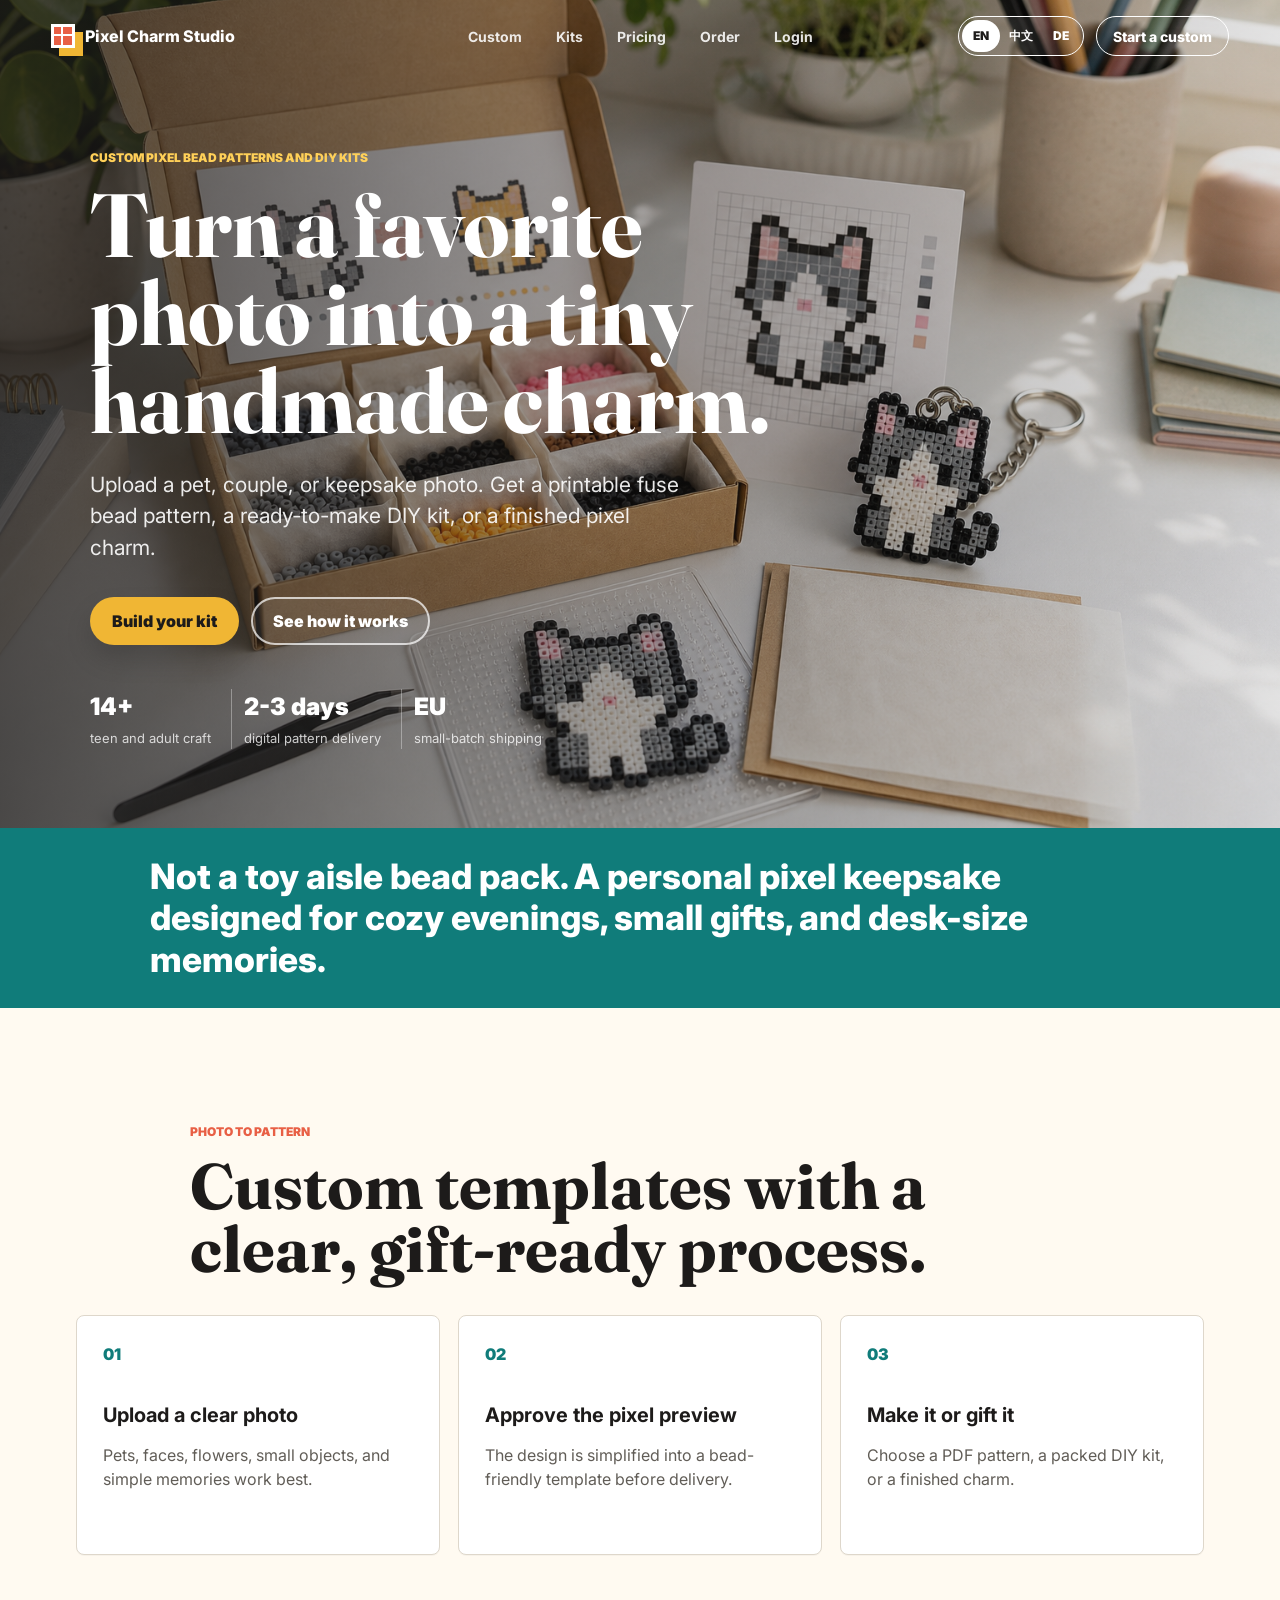
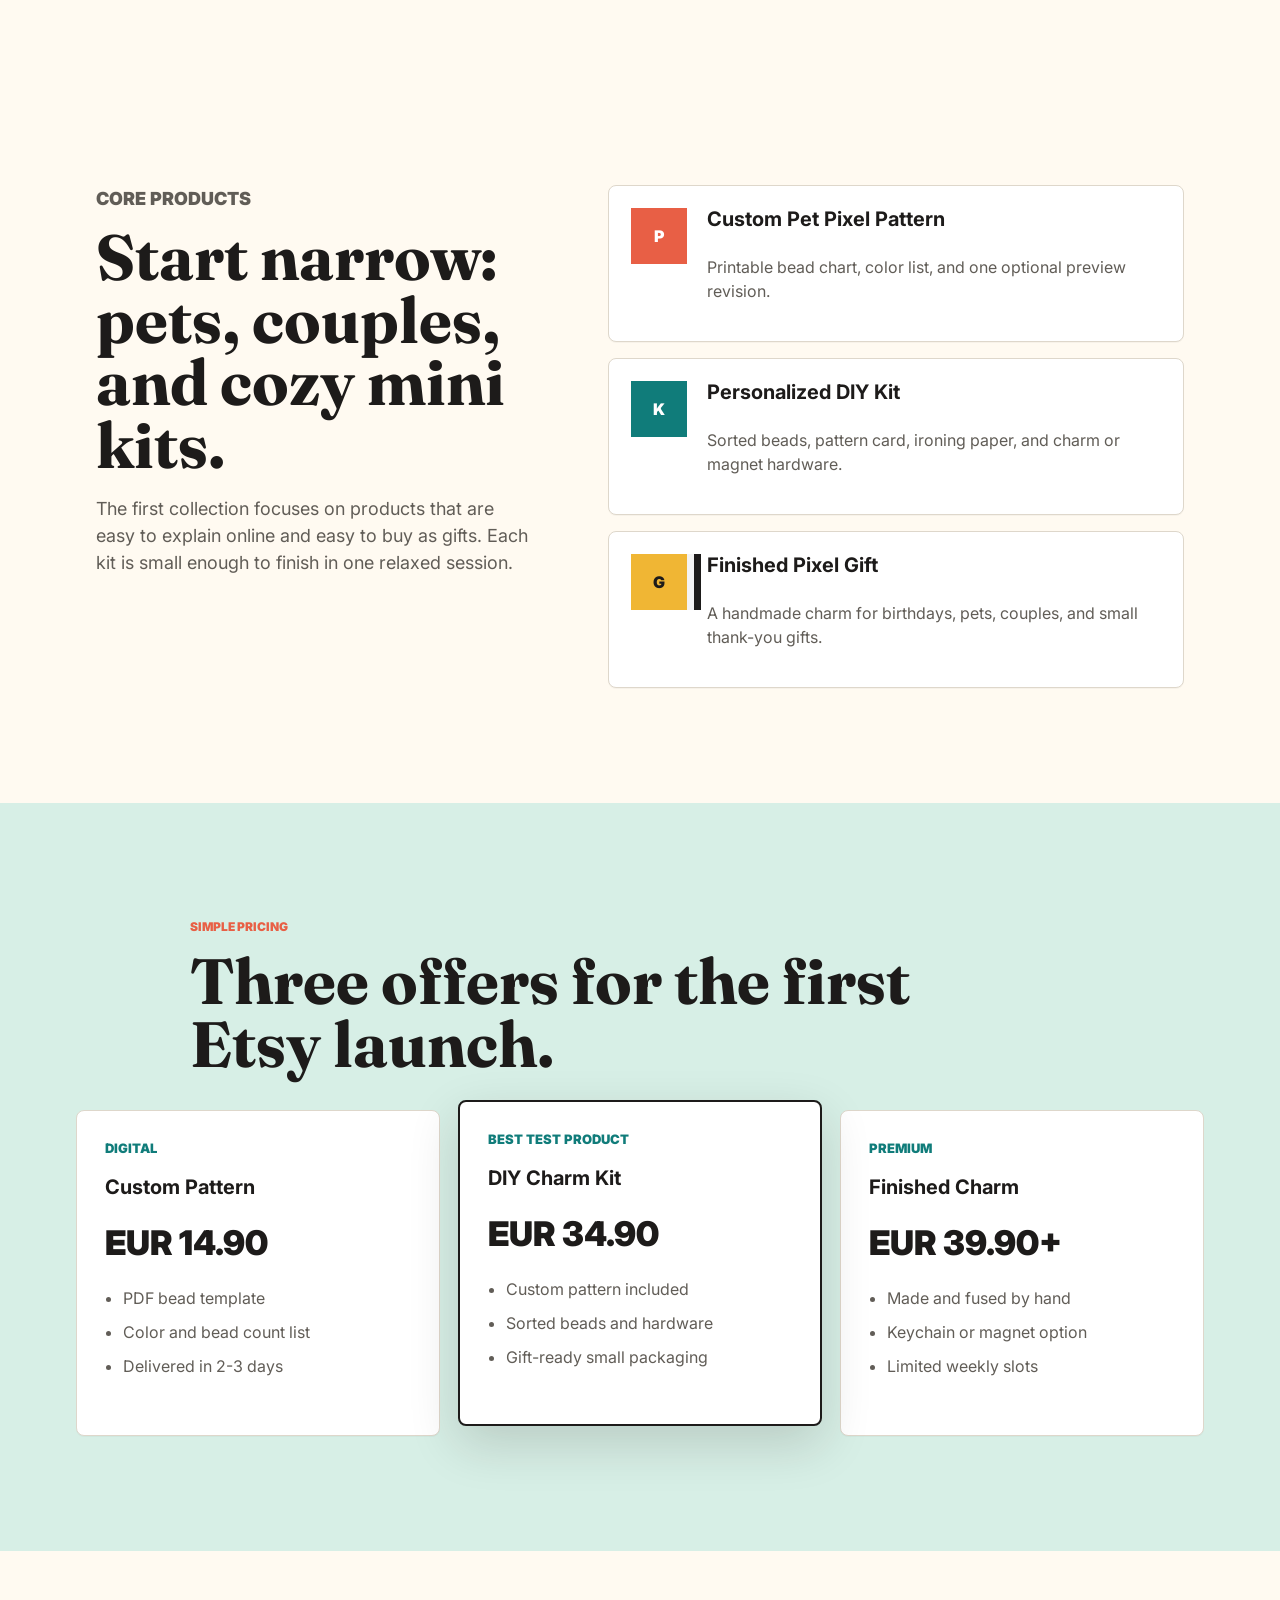
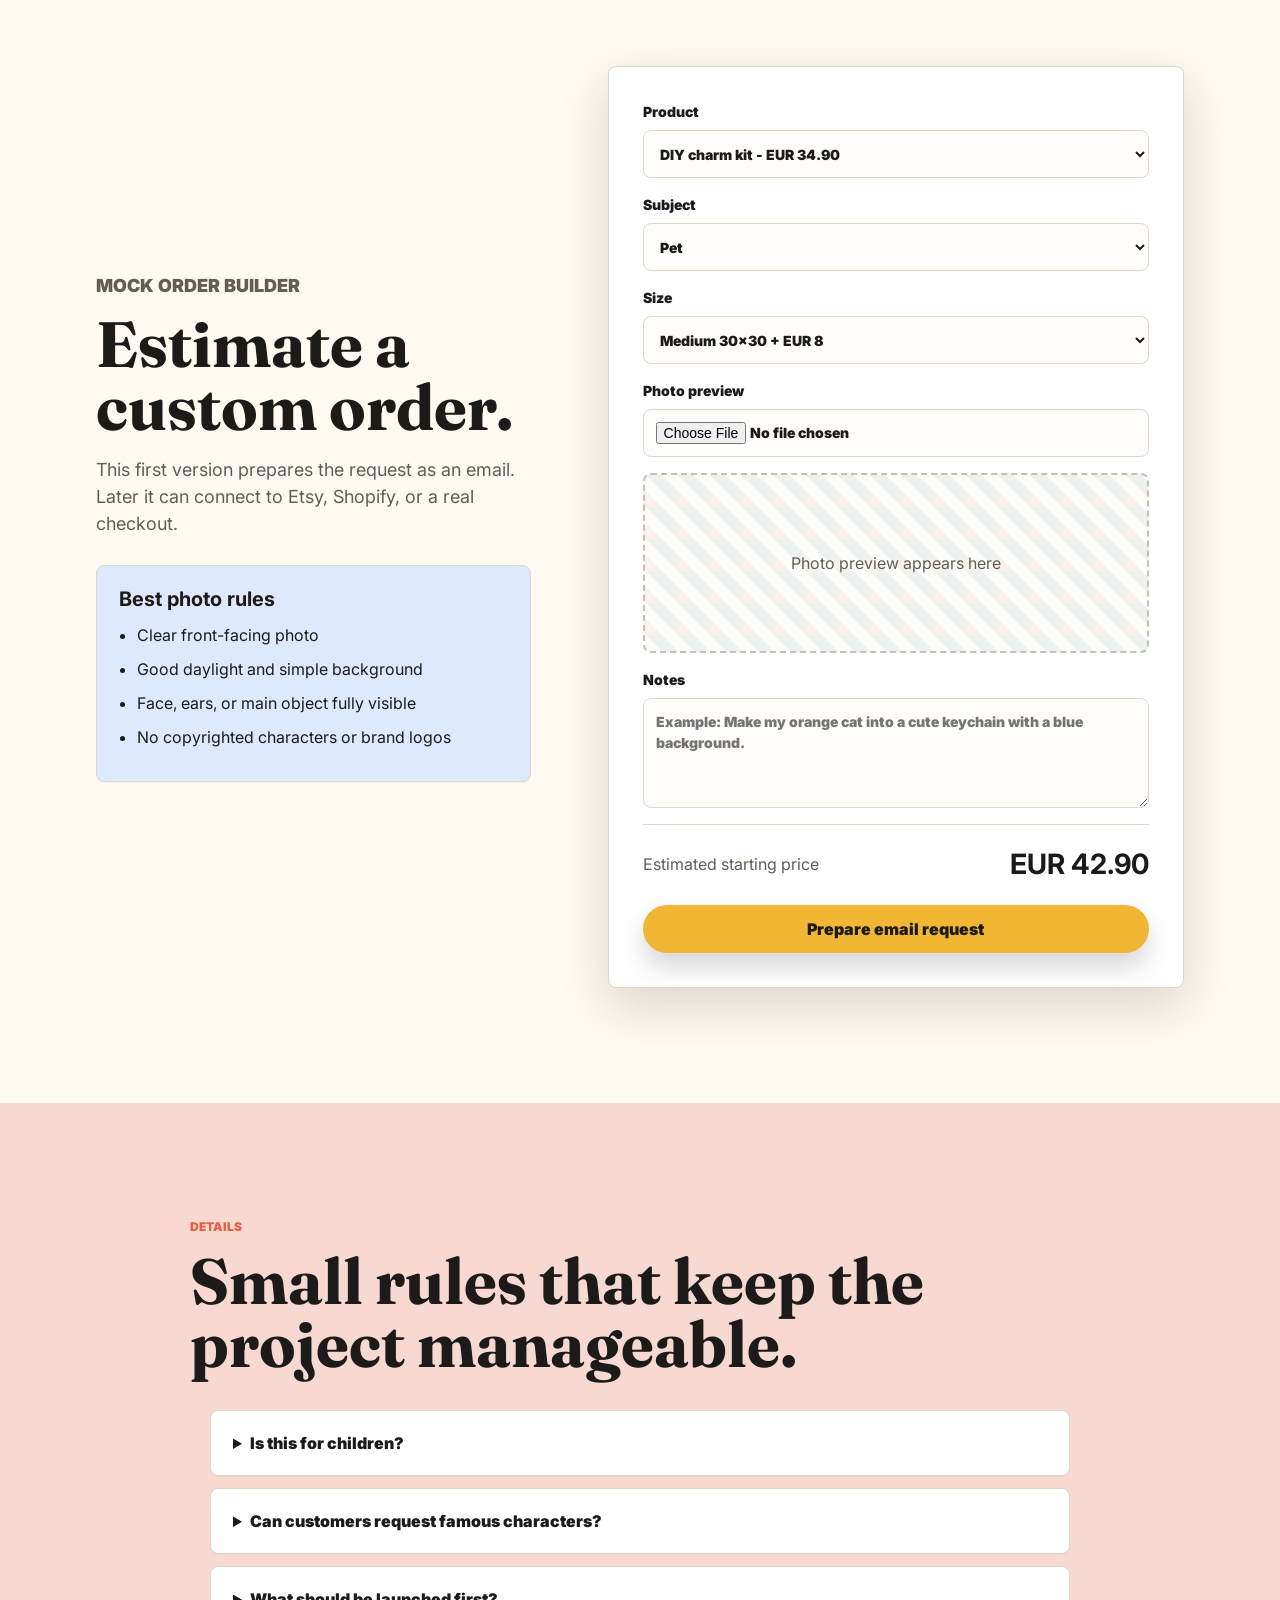
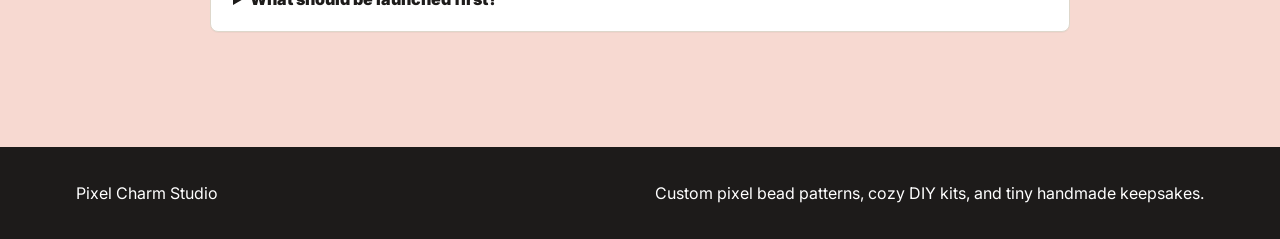
<file: index.html>
<!doctype html>
<html lang="en">
  <head>
    <meta charset="utf-8">
    <meta name="viewport" content="width=device-width, initial-scale=1">
    <meta
      name="description"
      content="Custom pixel bead patterns and DIY fuse bead kits made from pet photos, couple photos, and tiny memories."
    >
    <title>Pixel Charm Studio | Custom Pixel Bead Kits</title>
    <link rel="preconnect" href="https://fonts.googleapis.com">
    <link rel="preconnect" href="https://fonts.gstatic.com" crossorigin>
    <link
      href="https://fonts.googleapis.com/css2?family=Inter:wght@400;500;600;700;800&family=Fraunces:opsz,wght@9..144,700;9..144,800&display=swap"
      rel="stylesheet"
    >
    <link rel="stylesheet" href="styles.css">
  </head>
  <body>
    <header class="site-header" data-header>
      <a class="brand" href="#top" aria-label="Pixel Charm Studio home">
        <span class="brand-mark" aria-hidden="true"></span>
        <span>Pixel Charm Studio</span>
      </a>
      <nav class="nav-links" aria-label="Main navigation">
        <a href="custom.html" data-i18n="nav.custom">Custom</a>
        <a href="kits.html" data-i18n="nav.kits">Kits</a>
        <a href="pricing.html" data-i18n="nav.pricing">Pricing</a>
        <a href="order.html" data-i18n="nav.order">Order</a>
        <a href="login.html" data-i18n="nav.login">Login</a>
      </nav>
      <div class="header-actions">
        <div class="language-switcher" aria-label="Language selector">
          <button type="button" data-lang-button="en" aria-pressed="true">EN</button>
          <button type="button" data-lang-button="zh" aria-pressed="false">中文</button>
          <button type="button" data-lang-button="de" aria-pressed="false">DE</button>
        </div>
        <a class="nav-cta" href="order.html" data-i18n="nav.cta">Start a custom</a>
      </div>
    </header>

    <main id="top">
      <section class="hero" aria-labelledby="hero-title">
        <img class="hero-image" src="assets/hero-kit.png" alt="DIY pixel bead kit with sorted beads, pattern card, and a finished cat keychain">
        <div class="hero-shade" aria-hidden="true"></div>
        <div class="hero-content">
          <p class="eyebrow" data-i18n="hero.eyebrow">Custom pixel bead patterns and DIY kits</p>
          <h1 id="hero-title" data-i18n="hero.title">Turn a favorite photo into a tiny handmade charm.</h1>
          <p class="hero-copy">
            <span data-i18n="hero.copy">Upload a pet, couple, or keepsake photo. Get a printable fuse bead pattern, a ready-to-make DIY kit, or a finished pixel charm.</span>
          </p>
          <div class="hero-actions">
            <a class="button button-primary" href="order.html" data-i18n="hero.primary">Build your kit</a>
            <a class="button button-secondary" href="custom.html" data-i18n="hero.secondary">See how it works</a>
          </div>
          <dl class="hero-stats" aria-label="Service highlights">
            <div>
              <dt>14+</dt>
              <dd data-i18n="hero.stat1">teen and adult craft</dd>
            </div>
            <div>
              <dt data-i18n="hero.stat2Value">2-3 days</dt>
              <dd data-i18n="hero.stat2">digital pattern delivery</dd>
            </div>
            <div>
              <dt>EU</dt>
              <dd data-i18n="hero.stat3">small-batch shipping</dd>
            </div>
          </dl>
        </div>
      </section>

      <section class="intro-band" aria-label="Brand positioning">
        <p data-i18n="intro">Not a toy aisle bead pack. A personal pixel keepsake designed for cozy evenings, small gifts, and desk-size memories.</p>
      </section>

      <section class="section custom-section" id="custom" aria-labelledby="custom-title">
        <div class="section-heading">
          <p class="eyebrow" data-i18n="custom.eyebrow">Photo to pattern</p>
          <h2 id="custom-title" data-i18n="custom.title">Custom templates with a clear, gift-ready process.</h2>
        </div>
        <div class="process-grid">
          <article class="process-step">
            <span>01</span>
            <h3 data-i18n="custom.step1Title">Upload a clear photo</h3>
            <p data-i18n="custom.step1Copy">Pets, faces, flowers, small objects, and simple memories work best.</p>
          </article>
          <article class="process-step">
            <span>02</span>
            <h3 data-i18n="custom.step2Title">Approve the pixel preview</h3>
            <p data-i18n="custom.step2Copy">The design is simplified into a bead-friendly template before delivery.</p>
          </article>
          <article class="process-step">
            <span>03</span>
            <h3 data-i18n="custom.step3Title">Make it or gift it</h3>
            <p data-i18n="custom.step3Copy">Choose a PDF pattern, a packed DIY kit, or a finished charm.</p>
          </article>
        </div>
      </section>

      <section class="section split-section" id="kits" aria-labelledby="kits-title">
        <div class="split-copy">
          <p class="eyebrow" data-i18n="kits.eyebrow">Core products</p>
          <h2 id="kits-title" data-i18n="kits.title">Start narrow: pets, couples, and cozy mini kits.</h2>
          <p data-i18n="kits.copy">
            The first collection focuses on products that are easy to explain online and easy to buy as gifts. Each kit is small enough to finish in one relaxed session.
          </p>
        </div>
        <div class="product-list" aria-label="Product types">
          <article class="product-card accent-coral">
            <div class="product-icon" aria-hidden="true">P</div>
            <h3 data-i18n="kits.card1Title">Custom Pet Pixel Pattern</h3>
            <p data-i18n="kits.card1Copy">Printable bead chart, color list, and one optional preview revision.</p>
          </article>
          <article class="product-card accent-teal">
            <div class="product-icon" aria-hidden="true">K</div>
            <h3 data-i18n="kits.card2Title">Personalized DIY Kit</h3>
            <p data-i18n="kits.card2Copy">Sorted beads, pattern card, ironing paper, and charm or magnet hardware.</p>
          </article>
          <article class="product-card accent-gold">
            <div class="product-icon" aria-hidden="true">G</div>
            <h3 data-i18n="kits.card3Title">Finished Pixel Gift</h3>
            <p data-i18n="kits.card3Copy">A handmade charm for birthdays, pets, couples, and small thank-you gifts.</p>
          </article>
        </div>
      </section>

      <section class="section pricing-section" id="pricing" aria-labelledby="pricing-title">
        <div class="section-heading">
          <p class="eyebrow" data-i18n="pricing.eyebrow">Simple pricing</p>
          <h2 id="pricing-title" data-i18n="pricing.title">Three offers for the first Etsy launch.</h2>
        </div>
        <div class="pricing-grid">
          <article class="price-card">
            <p class="tier" data-i18n="pricing.tier1">Digital</p>
            <h3 data-i18n="pricing.card1Title">Custom Pattern</h3>
            <p class="price">EUR 14.90</p>
            <ul>
              <li data-i18n="pricing.card1Item1">PDF bead template</li>
              <li data-i18n="pricing.card1Item2">Color and bead count list</li>
              <li data-i18n="pricing.card1Item3">Delivered in 2-3 days</li>
            </ul>
          </article>
          <article class="price-card featured">
            <p class="tier" data-i18n="pricing.tier2">Best test product</p>
            <h3 data-i18n="pricing.card2Title">DIY Charm Kit</h3>
            <p class="price">EUR 34.90</p>
            <ul>
              <li data-i18n="pricing.card2Item1">Custom pattern included</li>
              <li data-i18n="pricing.card2Item2">Sorted beads and hardware</li>
              <li data-i18n="pricing.card2Item3">Gift-ready small packaging</li>
            </ul>
          </article>
          <article class="price-card">
            <p class="tier" data-i18n="pricing.tier3">Premium</p>
            <h3 data-i18n="pricing.card3Title">Finished Charm</h3>
            <p class="price">EUR 39.90+</p>
            <ul>
              <li data-i18n="pricing.card3Item1">Made and fused by hand</li>
              <li data-i18n="pricing.card3Item2">Keychain or magnet option</li>
              <li data-i18n="pricing.card3Item3">Limited weekly slots</li>
            </ul>
          </article>
        </div>
      </section>

      <section class="section order-section" id="order" aria-labelledby="order-title">
        <div class="order-copy">
          <p class="eyebrow" data-i18n="order.eyebrow">Mock order builder</p>
          <h2 id="order-title" data-i18n="order.title">Estimate a custom order.</h2>
          <p data-i18n="order.copy">
            This first version prepares the request as an email. Later it can connect to Etsy, Shopify, or a real checkout.
          </p>
          <div class="photo-rules">
            <h3 data-i18n="order.rulesTitle">Best photo rules</h3>
            <ul>
              <li data-i18n="order.rule1">Clear front-facing photo</li>
              <li data-i18n="order.rule2">Good daylight and simple background</li>
              <li data-i18n="order.rule3">Face, ears, or main object fully visible</li>
              <li data-i18n="order.rule4">No copyrighted characters or brand logos</li>
            </ul>
          </div>
        </div>

        <form class="order-form" data-order-form>
          <label>
            <span data-i18n="form.product">Product</span>
            <select name="product" data-product>
              <option value="Custom pattern" data-price="14.9">Custom pattern - EUR 14.90</option>
              <option value="DIY charm kit" data-price="34.9" selected>DIY charm kit - EUR 34.90</option>
              <option value="Finished charm" data-price="39.9">Finished charm - from EUR 39.90</option>
            </select>
          </label>

          <label>
            <span data-i18n="form.subject">Subject</span>
            <select name="subject" data-subject>
              <option value="Pet">Pet</option>
              <option value="Couple">Couple</option>
              <option value="Person">Person</option>
              <option value="Object">Object</option>
            </select>
          </label>

          <label>
            <span data-i18n="form.size">Size</span>
            <select name="size" data-size>
              <option value="Small 20x20" data-extra="0">Small 20x20</option>
              <option value="Medium 30x30" data-extra="8" selected>Medium 30x30 + EUR 8</option>
              <option value="Large 50x50" data-extra="22">Large 50x50 + EUR 22</option>
            </select>
          </label>

          <label>
            <span data-i18n="form.photo">Photo preview</span>
            <input type="file" name="photo" accept="image/*" data-photo>
          </label>

          <div class="preview-box" data-preview>
            <span data-i18n="form.previewEmpty">Photo preview appears here</span>
          </div>

          <label>
            <span data-i18n="form.notes">Notes</span>
            <textarea name="notes" rows="4" data-i18n-placeholder="form.notesPlaceholder" placeholder="Example: Make my orange cat into a cute keychain with a blue background."></textarea>
          </label>

          <div class="estimate-row">
            <span data-i18n="form.estimate">Estimated starting price</span>
            <strong data-estimate>EUR 42.90</strong>
          </div>

          <a class="button button-primary full-width" data-email-link href="mailto:hello@example.com" data-i18n="form.email">Prepare email request</a>
        </form>
      </section>

      <section class="section faq-section" aria-labelledby="faq-title">
        <div class="section-heading">
          <p class="eyebrow" data-i18n="faq.eyebrow">Details</p>
          <h2 id="faq-title" data-i18n="faq.title">Small rules that keep the project manageable.</h2>
        </div>
        <div class="faq-list">
          <details>
            <summary data-i18n="faq.q1">Is this for children?</summary>
            <p data-i18n="faq.a1">The early brand positioning is for ages 14+ and adult hobby craft buyers, not a children's toy line.</p>
          </details>
          <details>
            <summary data-i18n="faq.q2">Can customers request famous characters?</summary>
            <p data-i18n="faq.a2">No. The first product line should stay original to avoid IP takedowns on Etsy and social platforms.</p>
          </details>
          <details>
            <summary data-i18n="faq.q3">What should be launched first?</summary>
            <p data-i18n="faq.a3">Start with custom pet patterns and three small DIY kits. Use views, saves, and orders to decide the next collection.</p>
          </details>
        </div>
      </section>
    </main>

    <footer class="site-footer">
      <p>Pixel Charm Studio</p>
      <p data-i18n="footer.copy">Custom pixel bead patterns, cozy DIY kits, and tiny handmade keepsakes.</p>
    </footer>

    <script src="script.js"></script>
  </body>
</html>
</file>
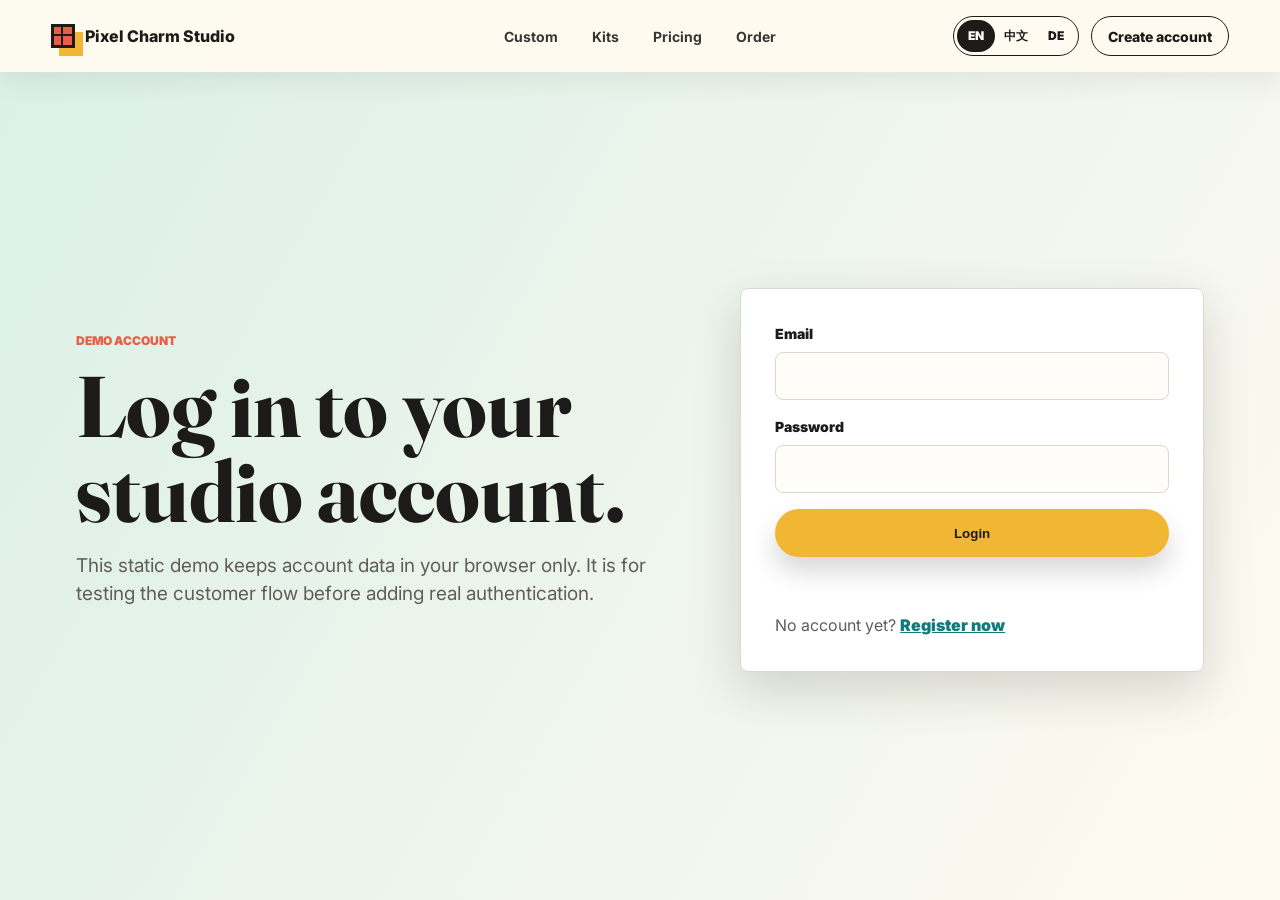
<file: account.html>
<!doctype html>
<html lang="en">
  <head>
    <meta charset="utf-8">
    <meta name="viewport" content="width=device-width, initial-scale=1">
    <title>Account | Pixel Charm Studio</title>
    <link rel="preconnect" href="https://fonts.googleapis.com">
    <link rel="preconnect" href="https://fonts.gstatic.com" crossorigin>
    <link href="https://fonts.googleapis.com/css2?family=Inter:wght@400;500;600;700;800&family=Fraunces:opsz,wght@9..144,700;9..144,800&display=swap" rel="stylesheet">
    <link rel="stylesheet" href="styles.css">
  </head>
  <body class="inner-page">
    <header class="site-header is-scrolled" data-header>
      <a class="brand" href="index.html" aria-label="Pixel Charm Studio home"><span class="brand-mark" aria-hidden="true"></span><span>Pixel Charm Studio</span></a>
      <nav class="nav-links" aria-label="Main navigation"><a href="custom.html" data-i18n="nav.custom">Custom</a><a href="kits.html" data-i18n="nav.kits">Kits</a><a href="pricing.html" data-i18n="nav.pricing">Pricing</a><a href="order.html" data-i18n="nav.order">Order</a></nav>
      <div class="header-actions"><div class="language-switcher" aria-label="Language selector"><button type="button" data-lang-button="en" aria-pressed="true">EN</button><button type="button" data-lang-button="zh" aria-pressed="false">中文</button><button type="button" data-lang-button="de" aria-pressed="false">DE</button></div><button class="nav-cta as-button" type="button" data-logout data-i18n="auth.logout">Logout</button></div>
    </header>

    <main>
      <section class="page-hero account-hero">
        <p class="eyebrow" data-i18n="auth.account">Account</p>
        <h1 data-i18n="auth.accountTitle">Your demo studio account.</h1>
        <p data-i18n="auth.accountCopy">View saved profile details and start a new custom request.</p>
      </section>
      <section class="section account-grid">
        <article class="account-panel">
          <h2 data-i18n="auth.profile">Profile</h2>
          <dl><div><dt data-i18n="auth.name">Name</dt><dd data-account-name></dd></div><div><dt data-i18n="auth.email">Email</dt><dd data-account-email></dd></div></dl>
        </article>
        <article class="account-panel">
          <h2 data-i18n="auth.nextStep">Next step</h2>
          <p data-i18n="auth.nextStepCopy">Start a custom request and attach the photo you want to turn into a pixel bead design.</p>
          <a class="button button-primary inline-button" href="order.html" data-i18n="nav.cta">Start a custom</a>
        </article>
      </section>
    </main>
    <script src="script.js"></script>
  </body>
</html>
</file>
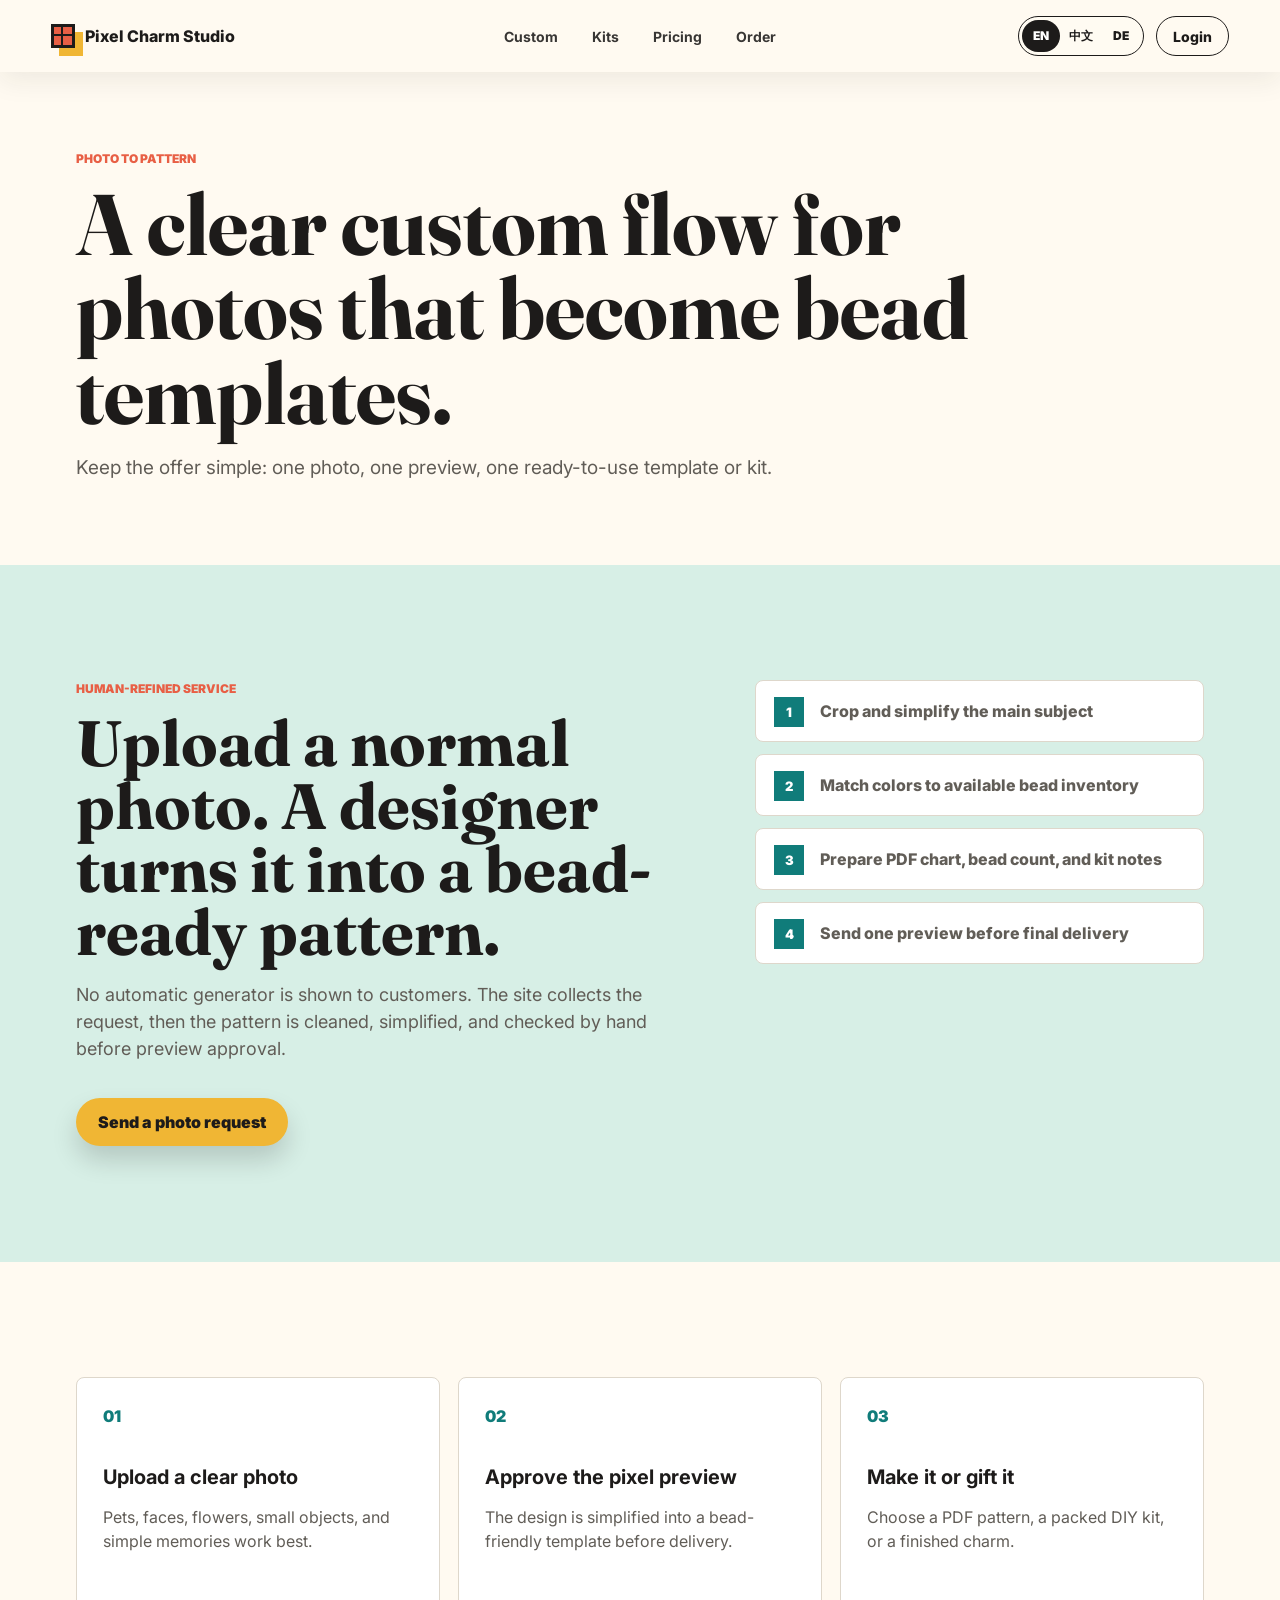
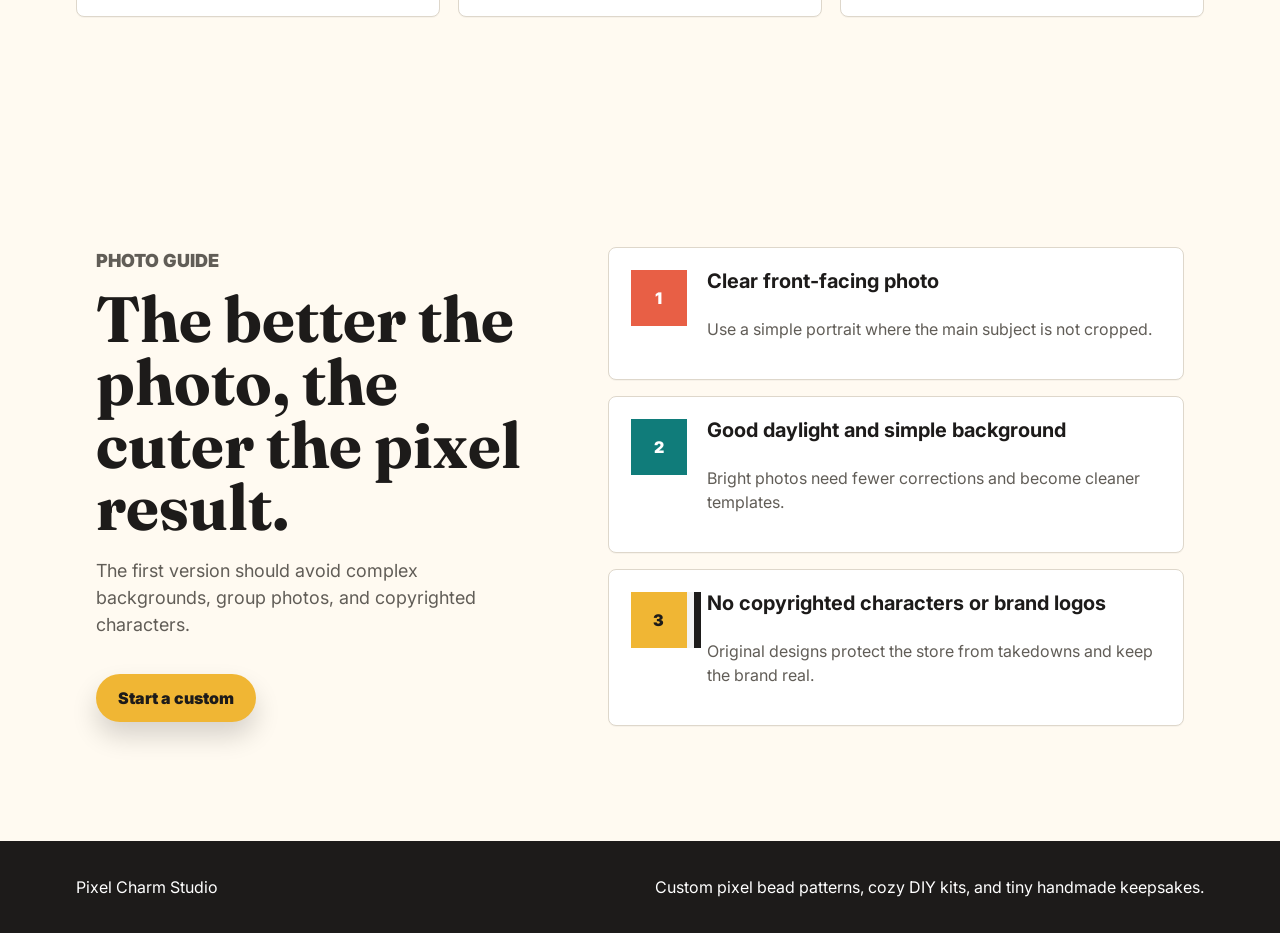
<file: custom.html>
<!doctype html>
<html lang="en">
  <head>
    <meta charset="utf-8">
    <meta name="viewport" content="width=device-width, initial-scale=1">
    <title>Custom Process | Pixel Charm Studio</title>
    <link rel="preconnect" href="https://fonts.googleapis.com">
    <link rel="preconnect" href="https://fonts.gstatic.com" crossorigin>
    <link href="https://fonts.googleapis.com/css2?family=Inter:wght@400;500;600;700;800&family=Fraunces:opsz,wght@9..144,700;9..144,800&display=swap" rel="stylesheet">
    <link rel="stylesheet" href="styles.css">
  </head>
  <body class="inner-page">
    <header class="site-header is-scrolled" data-header>
      <a class="brand" href="index.html" aria-label="Pixel Charm Studio home">
        <span class="brand-mark" aria-hidden="true"></span>
        <span>Pixel Charm Studio</span>
      </a>
      <nav class="nav-links" aria-label="Main navigation">
        <a href="custom.html" data-i18n="nav.custom">Custom</a>
        <a href="kits.html" data-i18n="nav.kits">Kits</a>
        <a href="pricing.html" data-i18n="nav.pricing">Pricing</a>
        <a href="order.html" data-i18n="nav.order">Order</a>
      </nav>
      <div class="header-actions">
        <div class="language-switcher" aria-label="Language selector">
          <button type="button" data-lang-button="en" aria-pressed="true">EN</button>
          <button type="button" data-lang-button="zh" aria-pressed="false">中文</button>
          <button type="button" data-lang-button="de" aria-pressed="false">DE</button>
        </div>
        <a class="nav-cta" href="login.html" data-i18n="nav.login">Login</a>
      </div>
    </header>

    <main>
      <section class="page-hero">
        <p class="eyebrow" data-i18n="custom.eyebrow">Photo to pattern</p>
        <h1 data-i18n="customPage.title">A clear custom flow for photos that become bead templates.</h1>
        <p data-i18n="customPage.copy">Keep the offer simple: one photo, one preview, one ready-to-use template or kit.</p>
      </section>

      <section class="section studio-section">
        <div class="studio-panel">
          <div>
            <p class="eyebrow" data-i18n="studio.eyebrow">Human-refined service</p>
            <h2 data-i18n="studio.title">Upload a normal photo. A designer turns it into a bead-ready pattern.</h2>
            <p data-i18n="studio.copy">No automatic generator is shown to customers. The site collects the request, then the pattern is cleaned, simplified, and checked by hand before preview approval.</p>
            <a class="button button-primary inline-button" href="order.html" data-i18n="studio.cta">Send a photo request</a>
          </div>
          <ol class="studio-checklist">
            <li data-i18n="studio.item1">Crop and simplify the main subject</li>
            <li data-i18n="studio.item2">Match colors to available bead inventory</li>
            <li data-i18n="studio.item3">Prepare PDF chart, bead count, and kit notes</li>
            <li data-i18n="studio.item4">Send one preview before final delivery</li>
          </ol>
        </div>
      </section>

      <section class="section">
        <div class="process-grid">
          <article class="process-step">
            <span>01</span>
            <h3 data-i18n="custom.step1Title">Upload a clear photo</h3>
            <p data-i18n="custom.step1Copy">Pets, faces, flowers, small objects, and simple memories work best.</p>
          </article>
          <article class="process-step">
            <span>02</span>
            <h3 data-i18n="custom.step2Title">Approve the pixel preview</h3>
            <p data-i18n="custom.step2Copy">The design is simplified into a bead-friendly template before delivery.</p>
          </article>
          <article class="process-step">
            <span>03</span>
            <h3 data-i18n="custom.step3Title">Make it or gift it</h3>
            <p data-i18n="custom.step3Copy">Choose a PDF pattern, a packed DIY kit, or a finished charm.</p>
          </article>
        </div>
      </section>

      <section class="section split-section">
        <div class="split-copy">
          <p class="eyebrow" data-i18n="customPage.rulesEyebrow">Photo guide</p>
          <h2 data-i18n="customPage.rulesTitle">The better the photo, the cuter the pixel result.</h2>
          <p data-i18n="customPage.rulesCopy">The first version should avoid complex backgrounds, group photos, and copyrighted characters.</p>
          <a class="button button-primary inline-button" href="order.html" data-i18n="nav.cta">Start a custom</a>
        </div>
        <div class="product-list">
          <article class="product-card accent-coral">
            <div class="product-icon" aria-hidden="true">1</div>
            <h3 data-i18n="order.rule1">Clear front-facing photo</h3>
            <p data-i18n="customPage.ruleCopy1">Use a simple portrait where the main subject is not cropped.</p>
          </article>
          <article class="product-card accent-teal">
            <div class="product-icon" aria-hidden="true">2</div>
            <h3 data-i18n="order.rule2">Good daylight and simple background</h3>
            <p data-i18n="customPage.ruleCopy2">Bright photos need fewer corrections and become cleaner templates.</p>
          </article>
          <article class="product-card accent-gold">
            <div class="product-icon" aria-hidden="true">3</div>
            <h3 data-i18n="order.rule4">No copyrighted characters or brand logos</h3>
            <p data-i18n="customPage.ruleCopy3">Original designs protect the store from takedowns and keep the brand real.</p>
          </article>
        </div>
      </section>
    </main>

    <footer class="site-footer">
      <p>Pixel Charm Studio</p>
      <p data-i18n="footer.copy">Custom pixel bead patterns, cozy DIY kits, and tiny handmade keepsakes.</p>
    </footer>
    <script src="script.js"></script>
  </body>
</html>
</file>
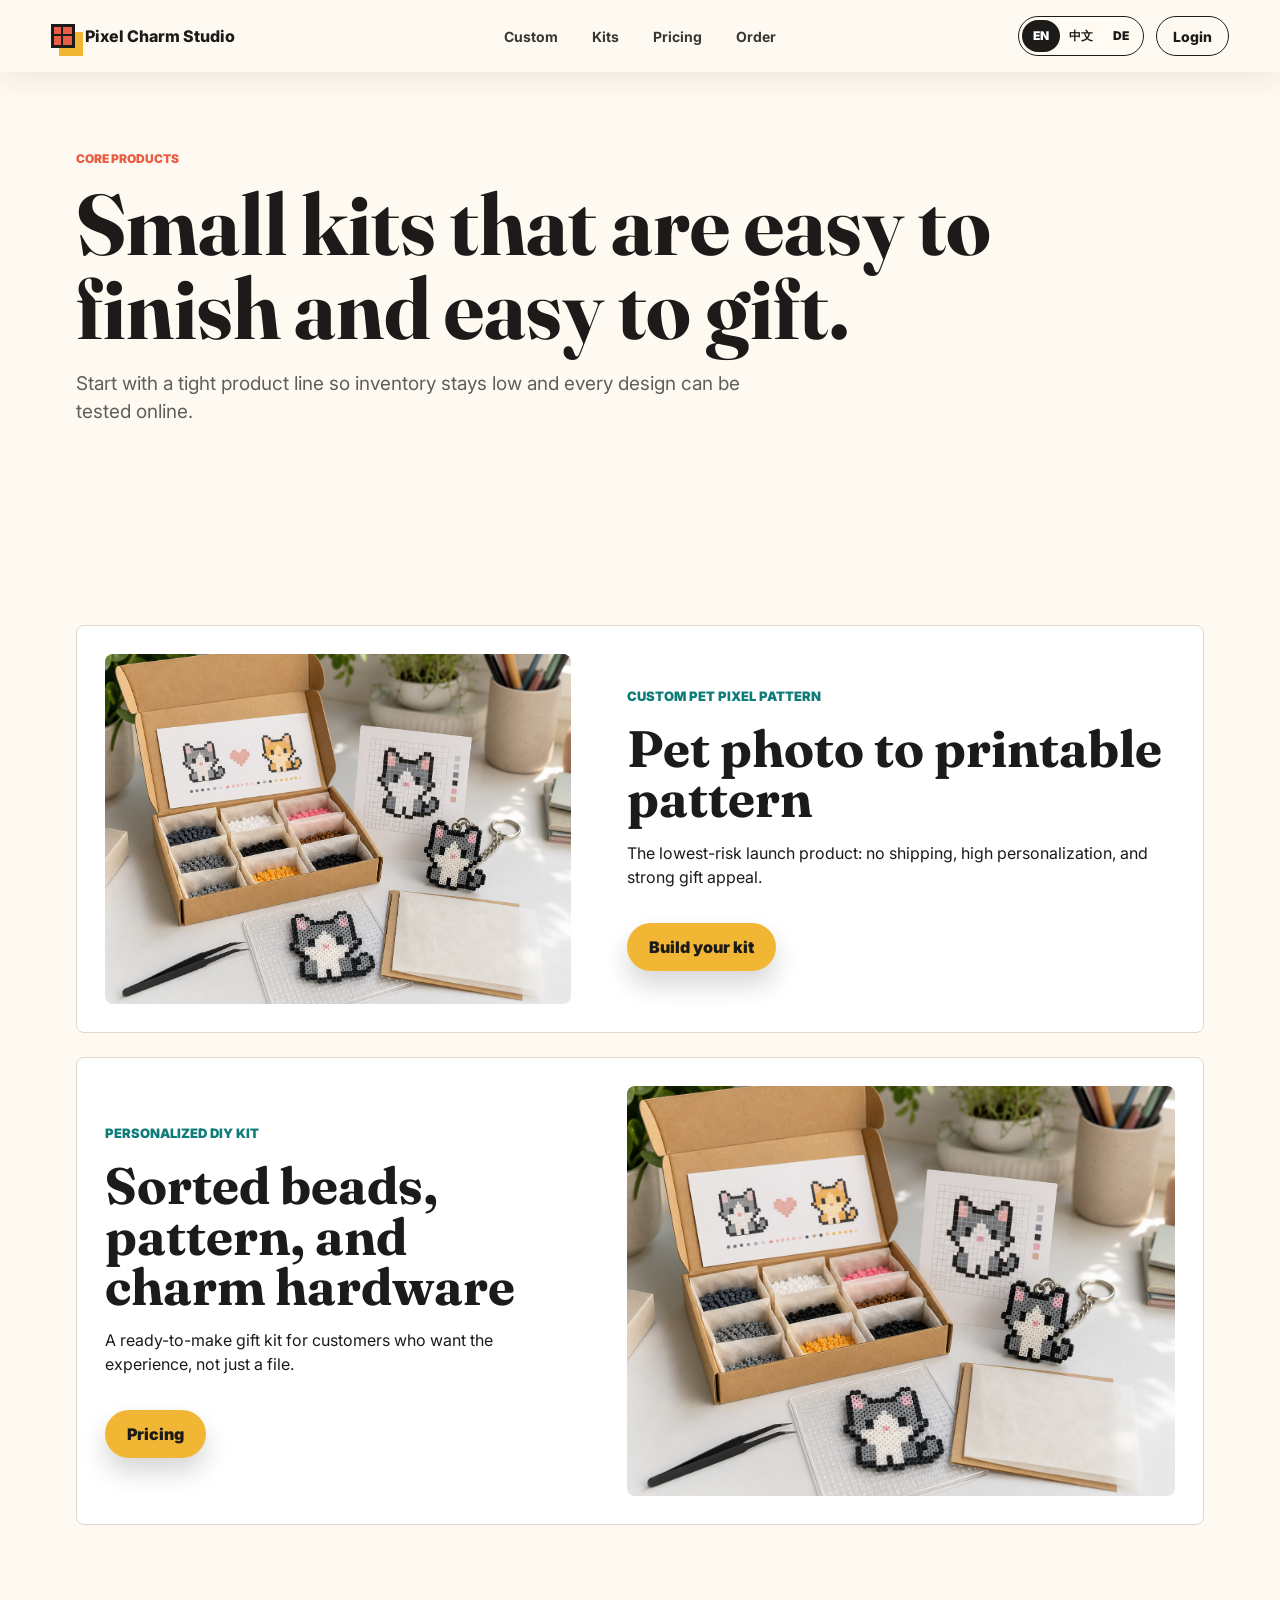
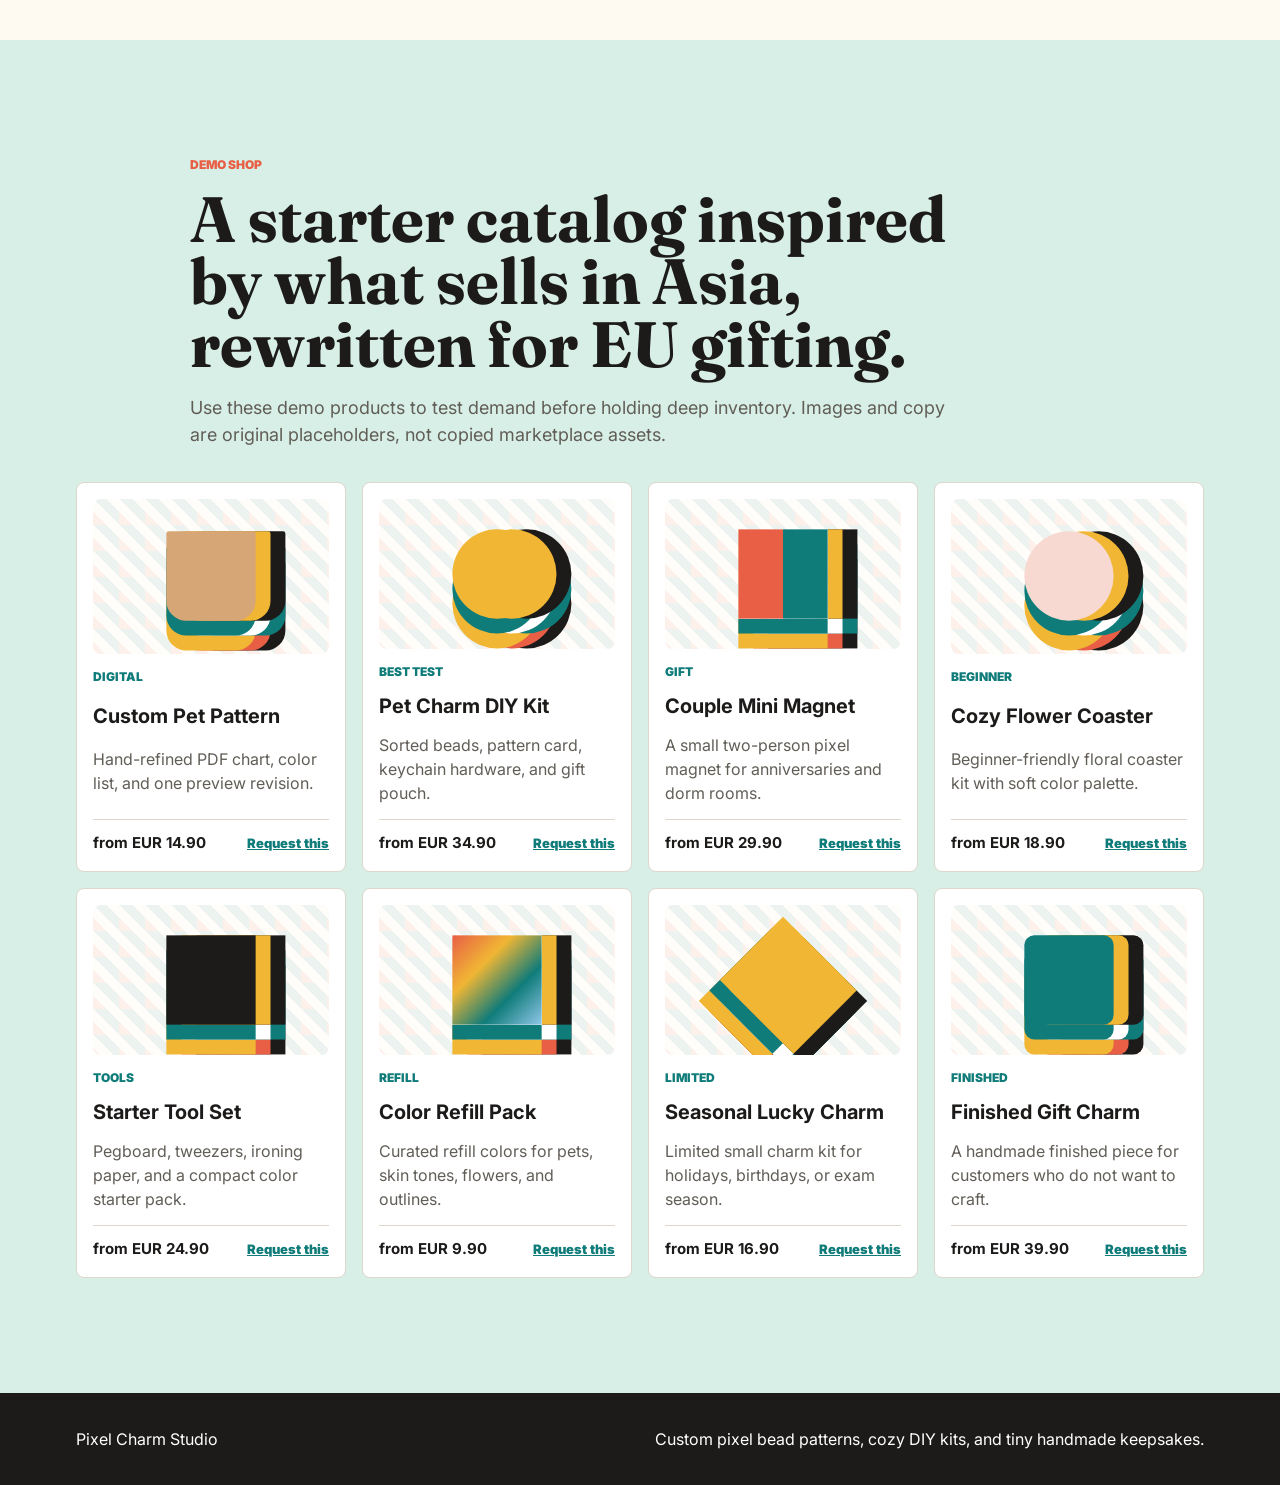
<file: kits.html>
<!doctype html>
<html lang="en">
  <head>
    <meta charset="utf-8">
    <meta name="viewport" content="width=device-width, initial-scale=1">
    <title>Kits | Pixel Charm Studio</title>
    <link rel="preconnect" href="https://fonts.googleapis.com">
    <link rel="preconnect" href="https://fonts.gstatic.com" crossorigin>
    <link href="https://fonts.googleapis.com/css2?family=Inter:wght@400;500;600;700;800&family=Fraunces:opsz,wght@9..144,700;9..144,800&display=swap" rel="stylesheet">
    <link rel="stylesheet" href="styles.css">
  </head>
  <body class="inner-page">
    <header class="site-header is-scrolled" data-header>
      <a class="brand" href="index.html" aria-label="Pixel Charm Studio home"><span class="brand-mark" aria-hidden="true"></span><span>Pixel Charm Studio</span></a>
      <nav class="nav-links" aria-label="Main navigation">
        <a href="custom.html" data-i18n="nav.custom">Custom</a>
        <a href="kits.html" data-i18n="nav.kits">Kits</a>
        <a href="pricing.html" data-i18n="nav.pricing">Pricing</a>
        <a href="order.html" data-i18n="nav.order">Order</a>
      </nav>
      <div class="header-actions">
        <div class="language-switcher" aria-label="Language selector"><button type="button" data-lang-button="en" aria-pressed="true">EN</button><button type="button" data-lang-button="zh" aria-pressed="false">中文</button><button type="button" data-lang-button="de" aria-pressed="false">DE</button></div>
        <a class="nav-cta" href="login.html" data-i18n="nav.login">Login</a>
      </div>
    </header>

    <main>
      <section class="page-hero">
        <p class="eyebrow" data-i18n="kits.eyebrow">Core products</p>
        <h1 data-i18n="kitsPage.title">Small kits that are easy to finish and easy to gift.</h1>
        <p data-i18n="kitsPage.copy">Start with a tight product line so inventory stays low and every design can be tested online.</p>
      </section>

      <section class="section">
        <div class="kit-grid">
          <article class="kit-card">
            <img src="assets/hero-kit.png" alt="Pixel bead DIY kit">
            <div>
              <p class="tier" data-i18n="kits.card1Title">Custom Pet Pixel Pattern</p>
              <h2 data-i18n="kitsPage.petTitle">Pet photo to printable pattern</h2>
              <p data-i18n="kitsPage.petCopy">The lowest-risk launch product: no shipping, high personalization, and strong gift appeal.</p>
              <a class="button button-primary inline-button" href="order.html" data-i18n="hero.primary">Build your kit</a>
            </div>
          </article>
          <article class="kit-card reverse">
            <img src="assets/hero-kit.png" alt="Sorted pixel bead kit">
            <div>
              <p class="tier" data-i18n="kits.card2Title">Personalized DIY Kit</p>
              <h2 data-i18n="kitsPage.diyTitle">Sorted beads, pattern, and charm hardware</h2>
              <p data-i18n="kitsPage.diyCopy">A ready-to-make gift kit for customers who want the experience, not just a file.</p>
              <a class="button button-primary inline-button" href="pricing.html" data-i18n="nav.pricing">Pricing</a>
            </div>
          </article>
        </div>
      </section>

      <section class="section shop-demo-section">
        <div class="section-heading">
          <p class="eyebrow" data-i18n="shop.eyebrow">Demo shop</p>
          <h2 data-i18n="shop.title">A starter catalog inspired by what sells in Asia, rewritten for EU gifting.</h2>
          <p data-i18n="shop.copy">Use these demo products to test demand before holding deep inventory. Images and copy are original placeholders, not copied marketplace assets.</p>
        </div>

        <div class="shop-grid">
          <article class="shop-card">
            <div class="shop-visual visual-pet" aria-hidden="true"><span></span></div>
            <p class="tier">Digital</p>
            <h3 data-i18n="shop.petPattern">Custom Pet Pattern</h3>
            <p data-i18n="shop.petPatternCopy">Hand-refined PDF chart, color list, and one preview revision.</p>
            <div class="shop-card-footer"><strong><span data-i18n="shop.from">from</span> EUR 14.90</strong><a href="order.html" data-i18n="shop.view">Request this</a></div>
          </article>

          <article class="shop-card">
            <div class="shop-visual visual-charm" aria-hidden="true"><span></span></div>
            <p class="tier">Best test</p>
            <h3 data-i18n="shop.petKit">Pet Charm DIY Kit</h3>
            <p data-i18n="shop.petKitCopy">Sorted beads, pattern card, keychain hardware, and gift pouch.</p>
            <div class="shop-card-footer"><strong><span data-i18n="shop.from">from</span> EUR 34.90</strong><a href="order.html" data-i18n="shop.view">Request this</a></div>
          </article>

          <article class="shop-card">
            <div class="shop-visual visual-couple" aria-hidden="true"><span></span></div>
            <p class="tier">Gift</p>
            <h3 data-i18n="shop.couple">Couple Mini Magnet</h3>
            <p data-i18n="shop.coupleCopy">A small two-person pixel magnet for anniversaries and dorm rooms.</p>
            <div class="shop-card-footer"><strong><span data-i18n="shop.from">from</span> EUR 29.90</strong><a href="order.html" data-i18n="shop.view">Request this</a></div>
          </article>

          <article class="shop-card">
            <div class="shop-visual visual-flower" aria-hidden="true"><span></span></div>
            <p class="tier">Beginner</p>
            <h3 data-i18n="shop.flower">Cozy Flower Coaster</h3>
            <p data-i18n="shop.flowerCopy">Beginner-friendly floral coaster kit with soft color palette.</p>
            <div class="shop-card-footer"><strong><span data-i18n="shop.from">from</span> EUR 18.90</strong><a href="order.html" data-i18n="shop.view">Request this</a></div>
          </article>

          <article class="shop-card">
            <div class="shop-visual visual-tools" aria-hidden="true"><span></span></div>
            <p class="tier">Tools</p>
            <h3 data-i18n="shop.starter">Starter Tool Set</h3>
            <p data-i18n="shop.starterCopy">Pegboard, tweezers, ironing paper, and a compact color starter pack.</p>
            <div class="shop-card-footer"><strong><span data-i18n="shop.from">from</span> EUR 24.90</strong><a href="order.html" data-i18n="shop.view">Request this</a></div>
          </article>

          <article class="shop-card">
            <div class="shop-visual visual-refill" aria-hidden="true"><span></span></div>
            <p class="tier">Refill</p>
            <h3 data-i18n="shop.refill">Color Refill Pack</h3>
            <p data-i18n="shop.refillCopy">Curated refill colors for pets, skin tones, flowers, and outlines.</p>
            <div class="shop-card-footer"><strong><span data-i18n="shop.from">from</span> EUR 9.90</strong><a href="order.html" data-i18n="shop.view">Request this</a></div>
          </article>

          <article class="shop-card">
            <div class="shop-visual visual-seasonal" aria-hidden="true"><span></span></div>
            <p class="tier">Limited</p>
            <h3 data-i18n="shop.seasonal">Seasonal Lucky Charm</h3>
            <p data-i18n="shop.seasonalCopy">Limited small charm kit for holidays, birthdays, or exam season.</p>
            <div class="shop-card-footer"><strong><span data-i18n="shop.from">from</span> EUR 16.90</strong><a href="order.html" data-i18n="shop.view">Request this</a></div>
          </article>

          <article class="shop-card">
            <div class="shop-visual visual-finished" aria-hidden="true"><span></span></div>
            <p class="tier">Finished</p>
            <h3 data-i18n="shop.finished">Finished Gift Charm</h3>
            <p data-i18n="shop.finishedCopy">A handmade finished piece for customers who do not want to craft.</p>
            <div class="shop-card-footer"><strong><span data-i18n="shop.from">from</span> EUR 39.90</strong><a href="order.html" data-i18n="shop.view">Request this</a></div>
          </article>
        </div>
      </section>
    </main>

    <footer class="site-footer"><p>Pixel Charm Studio</p><p data-i18n="footer.copy">Custom pixel bead patterns, cozy DIY kits, and tiny handmade keepsakes.</p></footer>
    <script src="script.js"></script>
  </body>
</html>
</file>
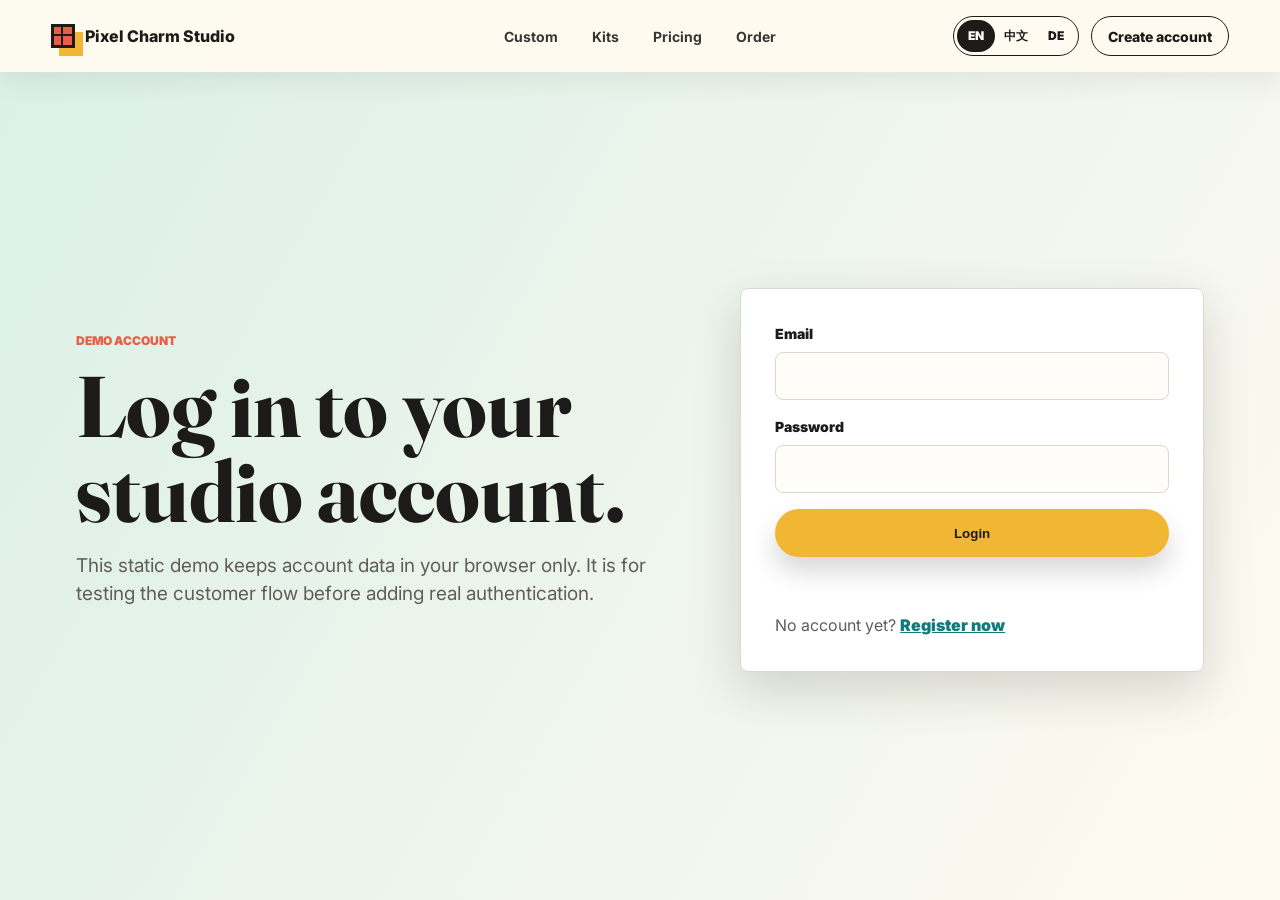
<file: login.html>
<!doctype html>
<html lang="en">
  <head>
    <meta charset="utf-8">
    <meta name="viewport" content="width=device-width, initial-scale=1">
    <title>Login | Pixel Charm Studio</title>
    <link rel="preconnect" href="https://fonts.googleapis.com">
    <link rel="preconnect" href="https://fonts.gstatic.com" crossorigin>
    <link href="https://fonts.googleapis.com/css2?family=Inter:wght@400;500;600;700;800&family=Fraunces:opsz,wght@9..144,700;9..144,800&display=swap" rel="stylesheet">
    <link rel="stylesheet" href="styles.css">
  </head>
  <body class="inner-page">
    <header class="site-header is-scrolled" data-header>
      <a class="brand" href="index.html" aria-label="Pixel Charm Studio home"><span class="brand-mark" aria-hidden="true"></span><span>Pixel Charm Studio</span></a>
      <nav class="nav-links" aria-label="Main navigation"><a href="custom.html" data-i18n="nav.custom">Custom</a><a href="kits.html" data-i18n="nav.kits">Kits</a><a href="pricing.html" data-i18n="nav.pricing">Pricing</a><a href="order.html" data-i18n="nav.order">Order</a></nav>
      <div class="header-actions"><div class="language-switcher" aria-label="Language selector"><button type="button" data-lang-button="en" aria-pressed="true">EN</button><button type="button" data-lang-button="zh" aria-pressed="false">中文</button><button type="button" data-lang-button="de" aria-pressed="false">DE</button></div><a class="nav-cta" href="register.html" data-i18n="auth.createAccount">Create account</a></div>
    </header>

    <main>
      <section class="auth-shell">
        <div class="auth-copy">
          <p class="eyebrow" data-i18n="auth.demo">Demo account</p>
          <h1 data-i18n="auth.loginTitle">Log in to your studio account.</h1>
          <p data-i18n="auth.loginCopy">This static demo keeps account data in your browser only. It is for testing the customer flow before adding real authentication.</p>
        </div>
        <form class="auth-form" data-auth-form="login">
          <label><span data-i18n="auth.email">Email</span><input type="email" name="email" required autocomplete="email"></label>
          <label><span data-i18n="auth.password">Password</span><input type="password" name="password" required autocomplete="current-password"></label>
          <button class="button button-primary full-width" type="submit" data-i18n="nav.login">Login</button>
          <p class="form-message" data-auth-message></p>
          <p class="auth-link"><span data-i18n="auth.noAccount">No account yet?</span> <a href="register.html" data-i18n="auth.registerNow">Register now</a></p>
        </form>
      </section>
    </main>
    <script src="script.js"></script>
  </body>
</html>
</file>
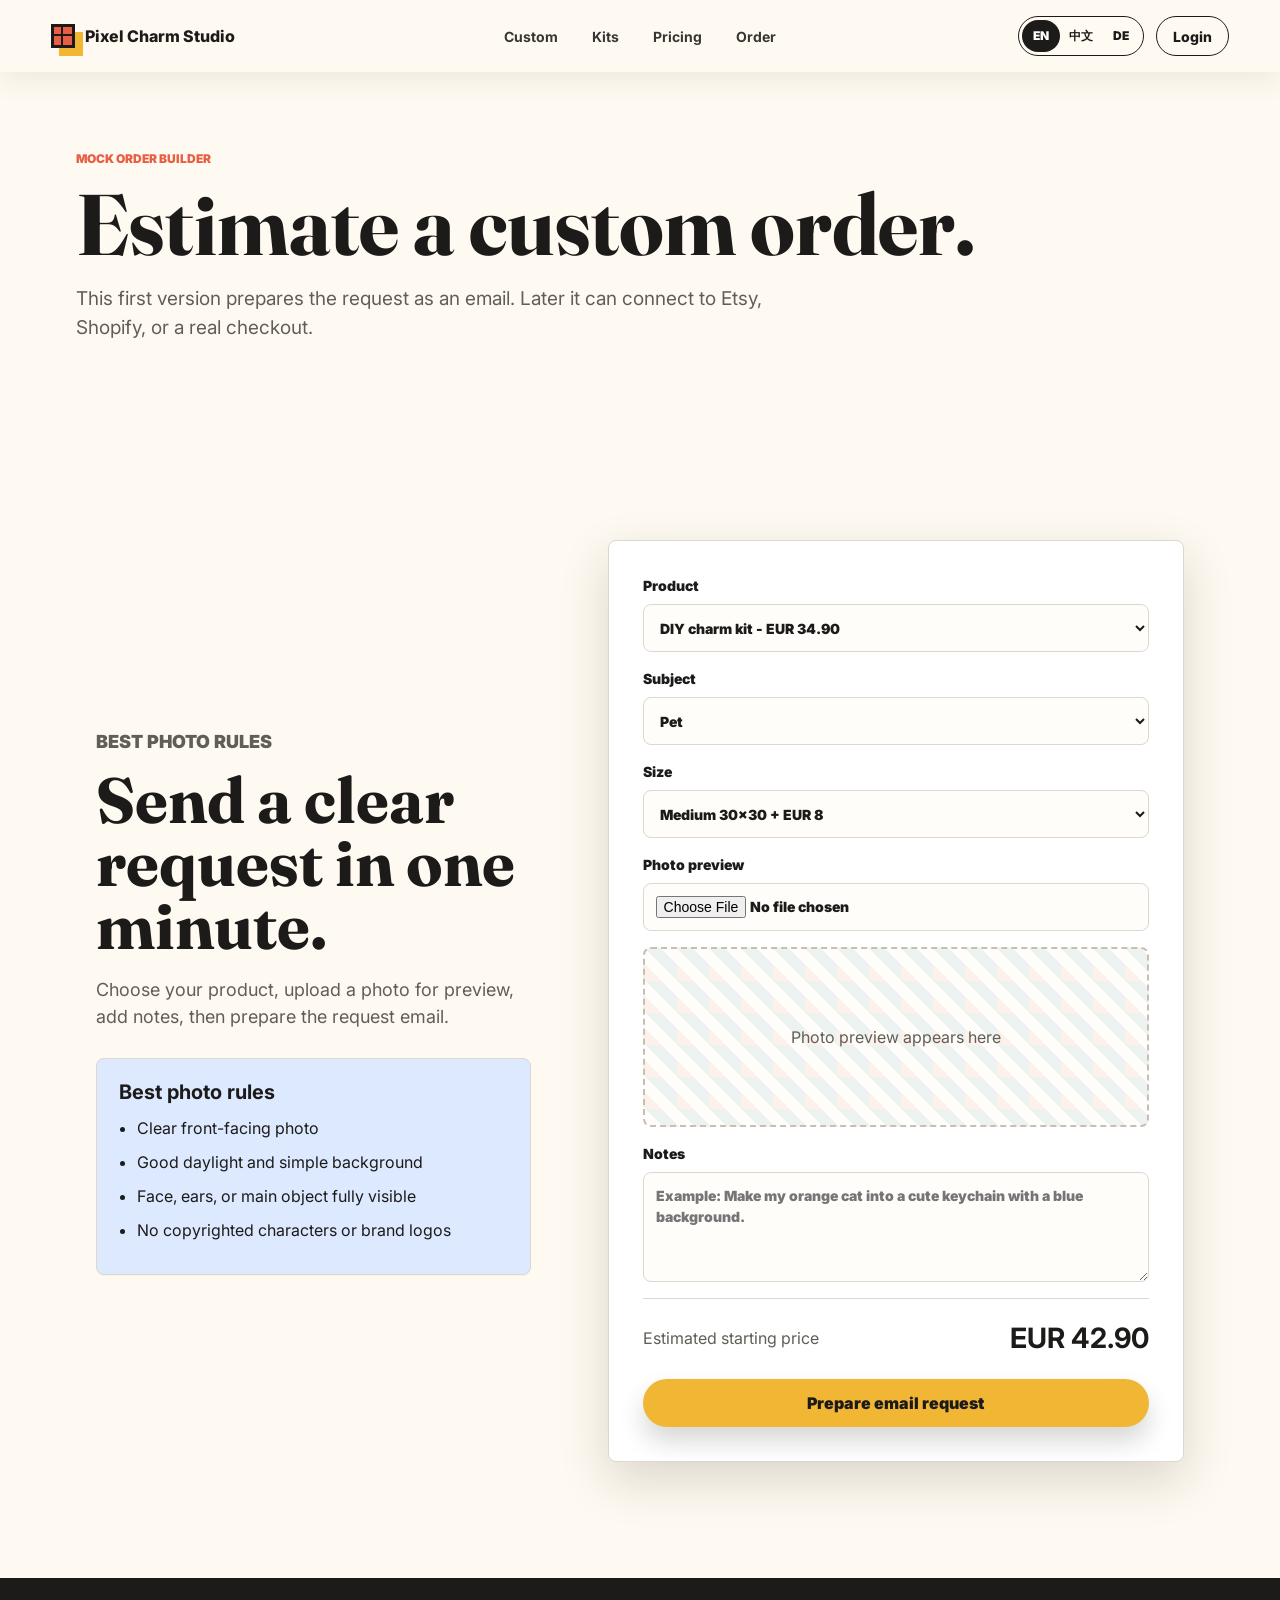
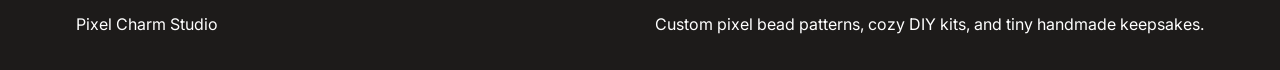
<file: order.html>
<!doctype html>
<html lang="en">
  <head>
    <meta charset="utf-8">
    <meta name="viewport" content="width=device-width, initial-scale=1">
    <title>Order | Pixel Charm Studio</title>
    <link rel="preconnect" href="https://fonts.googleapis.com">
    <link rel="preconnect" href="https://fonts.gstatic.com" crossorigin>
    <link href="https://fonts.googleapis.com/css2?family=Inter:wght@400;500;600;700;800&family=Fraunces:opsz,wght@9..144,700;9..144,800&display=swap" rel="stylesheet">
    <link rel="stylesheet" href="styles.css">
  </head>
  <body class="inner-page">
    <header class="site-header is-scrolled" data-header>
      <a class="brand" href="index.html" aria-label="Pixel Charm Studio home"><span class="brand-mark" aria-hidden="true"></span><span>Pixel Charm Studio</span></a>
      <nav class="nav-links" aria-label="Main navigation"><a href="custom.html" data-i18n="nav.custom">Custom</a><a href="kits.html" data-i18n="nav.kits">Kits</a><a href="pricing.html" data-i18n="nav.pricing">Pricing</a><a href="order.html" data-i18n="nav.order">Order</a></nav>
      <div class="header-actions"><div class="language-switcher" aria-label="Language selector"><button type="button" data-lang-button="en" aria-pressed="true">EN</button><button type="button" data-lang-button="zh" aria-pressed="false">中文</button><button type="button" data-lang-button="de" aria-pressed="false">DE</button></div><a class="nav-cta" href="login.html" data-i18n="nav.login">Login</a></div>
    </header>

    <main>
      <section class="page-hero">
        <p class="eyebrow" data-i18n="order.eyebrow">Mock order builder</p>
        <h1 data-i18n="order.title">Estimate a custom order.</h1>
        <p data-i18n="order.copy">This first version prepares the request as an email. Later it can connect to Etsy, Shopify, or a real checkout.</p>
      </section>

      <section class="section order-section">
        <div class="order-copy">
          <p class="eyebrow" data-i18n="order.rulesTitle">Best photo rules</p>
          <h2 data-i18n="orderPage.title">Send a clear request in one minute.</h2>
          <p data-i18n="orderPage.copy">Choose your product, upload a photo for preview, add notes, then prepare the request email.</p>
          <div class="photo-rules">
            <h3 data-i18n="order.rulesTitle">Best photo rules</h3>
            <ul><li data-i18n="order.rule1">Clear front-facing photo</li><li data-i18n="order.rule2">Good daylight and simple background</li><li data-i18n="order.rule3">Face, ears, or main object fully visible</li><li data-i18n="order.rule4">No copyrighted characters or brand logos</li></ul>
          </div>
        </div>

        <form class="order-form" data-order-form>
          <label><span data-i18n="form.product">Product</span><select name="product" data-product><option value="Custom pattern" data-price="14.9">Custom pattern - EUR 14.90</option><option value="DIY charm kit" data-price="34.9" selected>DIY charm kit - EUR 34.90</option><option value="Finished charm" data-price="39.9">Finished charm - from EUR 39.90</option></select></label>
          <label><span data-i18n="form.subject">Subject</span><select name="subject" data-subject><option value="Pet">Pet</option><option value="Couple">Couple</option><option value="Person">Person</option><option value="Object">Object</option></select></label>
          <label><span data-i18n="form.size">Size</span><select name="size" data-size><option value="Small 20x20" data-extra="0">Small 20x20</option><option value="Medium 30x30" data-extra="8" selected>Medium 30x30 + EUR 8</option><option value="Large 50x50" data-extra="22">Large 50x50 + EUR 22</option></select></label>
          <label><span data-i18n="form.photo">Photo preview</span><input type="file" name="photo" accept="image/*" data-photo></label>
          <div class="preview-box" data-preview><span data-i18n="form.previewEmpty">Photo preview appears here</span></div>
          <label><span data-i18n="form.notes">Notes</span><textarea name="notes" rows="4" data-i18n-placeholder="form.notesPlaceholder" placeholder="Example: Make my orange cat into a cute keychain with a blue background."></textarea></label>
          <div class="estimate-row"><span data-i18n="form.estimate">Estimated starting price</span><strong data-estimate>EUR 42.90</strong></div>
          <a class="button button-primary full-width" data-email-link href="mailto:hello@example.com" data-i18n="form.email">Prepare email request</a>
        </form>
      </section>
    </main>

    <footer class="site-footer"><p>Pixel Charm Studio</p><p data-i18n="footer.copy">Custom pixel bead patterns, cozy DIY kits, and tiny handmade keepsakes.</p></footer>
    <script src="script.js"></script>
  </body>
</html>
</file>
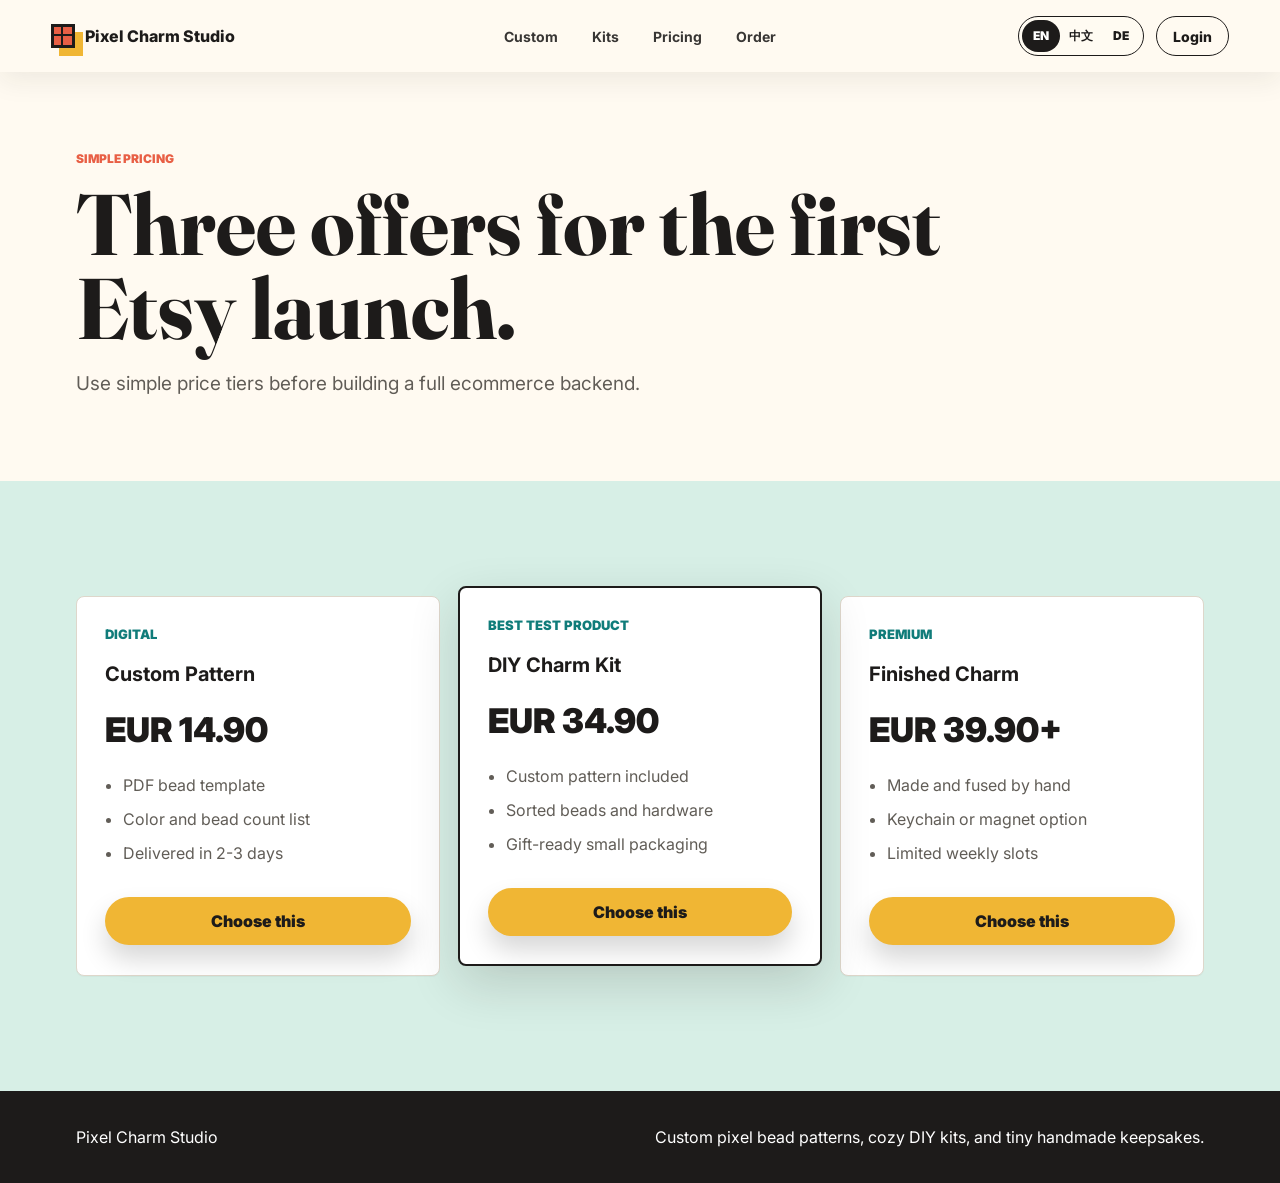
<file: pricing.html>
<!doctype html>
<html lang="en">
  <head>
    <meta charset="utf-8">
    <meta name="viewport" content="width=device-width, initial-scale=1">
    <title>Pricing | Pixel Charm Studio</title>
    <link rel="preconnect" href="https://fonts.googleapis.com">
    <link rel="preconnect" href="https://fonts.gstatic.com" crossorigin>
    <link href="https://fonts.googleapis.com/css2?family=Inter:wght@400;500;600;700;800&family=Fraunces:opsz,wght@9..144,700;9..144,800&display=swap" rel="stylesheet">
    <link rel="stylesheet" href="styles.css">
  </head>
  <body class="inner-page">
    <header class="site-header is-scrolled" data-header>
      <a class="brand" href="index.html" aria-label="Pixel Charm Studio home"><span class="brand-mark" aria-hidden="true"></span><span>Pixel Charm Studio</span></a>
      <nav class="nav-links" aria-label="Main navigation"><a href="custom.html" data-i18n="nav.custom">Custom</a><a href="kits.html" data-i18n="nav.kits">Kits</a><a href="pricing.html" data-i18n="nav.pricing">Pricing</a><a href="order.html" data-i18n="nav.order">Order</a></nav>
      <div class="header-actions"><div class="language-switcher" aria-label="Language selector"><button type="button" data-lang-button="en" aria-pressed="true">EN</button><button type="button" data-lang-button="zh" aria-pressed="false">中文</button><button type="button" data-lang-button="de" aria-pressed="false">DE</button></div><a class="nav-cta" href="login.html" data-i18n="nav.login">Login</a></div>
    </header>

    <main>
      <section class="page-hero">
        <p class="eyebrow" data-i18n="pricing.eyebrow">Simple pricing</p>
        <h1 data-i18n="pricing.title">Three offers for the first Etsy launch.</h1>
        <p data-i18n="pricingPage.copy">Use simple price tiers before building a full ecommerce backend.</p>
      </section>

      <section class="section pricing-section">
        <div class="pricing-grid">
          <article class="price-card"><p class="tier" data-i18n="pricing.tier1">Digital</p><h3 data-i18n="pricing.card1Title">Custom Pattern</h3><p class="price">EUR 14.90</p><ul><li data-i18n="pricing.card1Item1">PDF bead template</li><li data-i18n="pricing.card1Item2">Color and bead count list</li><li data-i18n="pricing.card1Item3">Delivered in 2-3 days</li></ul><a class="button button-primary full-width card-action" href="order.html" data-i18n="pricingPage.choose">Choose this</a></article>
          <article class="price-card featured"><p class="tier" data-i18n="pricing.tier2">Best test product</p><h3 data-i18n="pricing.card2Title">DIY Charm Kit</h3><p class="price">EUR 34.90</p><ul><li data-i18n="pricing.card2Item1">Custom pattern included</li><li data-i18n="pricing.card2Item2">Sorted beads and hardware</li><li data-i18n="pricing.card2Item3">Gift-ready small packaging</li></ul><a class="button button-primary full-width card-action" href="order.html" data-i18n="pricingPage.choose">Choose this</a></article>
          <article class="price-card"><p class="tier" data-i18n="pricing.tier3">Premium</p><h3 data-i18n="pricing.card3Title">Finished Charm</h3><p class="price">EUR 39.90+</p><ul><li data-i18n="pricing.card3Item1">Made and fused by hand</li><li data-i18n="pricing.card3Item2">Keychain or magnet option</li><li data-i18n="pricing.card3Item3">Limited weekly slots</li></ul><a class="button button-primary full-width card-action" href="order.html" data-i18n="pricingPage.choose">Choose this</a></article>
        </div>
      </section>
    </main>

    <footer class="site-footer"><p>Pixel Charm Studio</p><p data-i18n="footer.copy">Custom pixel bead patterns, cozy DIY kits, and tiny handmade keepsakes.</p></footer>
    <script src="script.js"></script>
  </body>
</html>
</file>
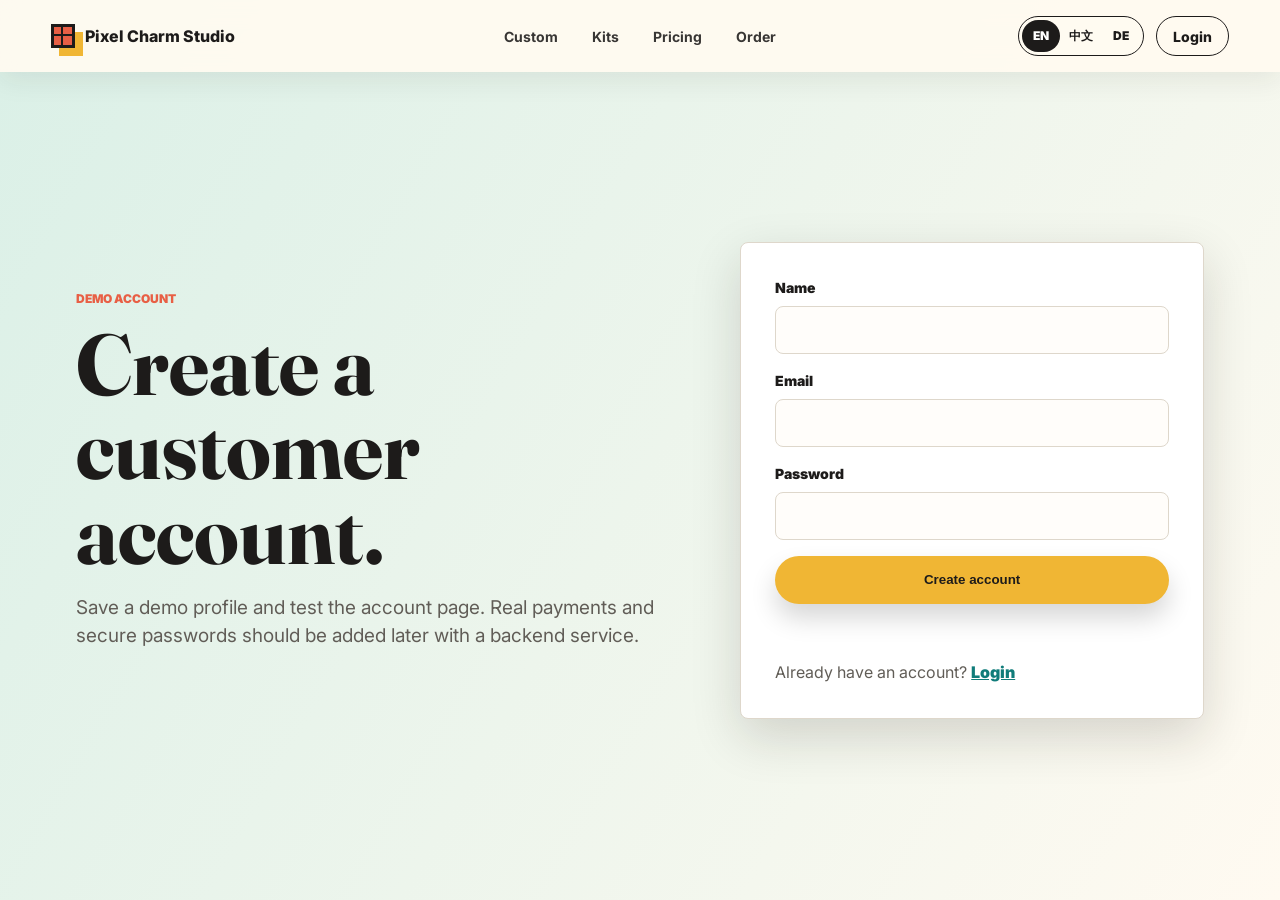
<file: register.html>
<!doctype html>
<html lang="en">
  <head>
    <meta charset="utf-8">
    <meta name="viewport" content="width=device-width, initial-scale=1">
    <title>Register | Pixel Charm Studio</title>
    <link rel="preconnect" href="https://fonts.googleapis.com">
    <link rel="preconnect" href="https://fonts.gstatic.com" crossorigin>
    <link href="https://fonts.googleapis.com/css2?family=Inter:wght@400;500;600;700;800&family=Fraunces:opsz,wght@9..144,700;9..144,800&display=swap" rel="stylesheet">
    <link rel="stylesheet" href="styles.css">
  </head>
  <body class="inner-page">
    <header class="site-header is-scrolled" data-header>
      <a class="brand" href="index.html" aria-label="Pixel Charm Studio home"><span class="brand-mark" aria-hidden="true"></span><span>Pixel Charm Studio</span></a>
      <nav class="nav-links" aria-label="Main navigation"><a href="custom.html" data-i18n="nav.custom">Custom</a><a href="kits.html" data-i18n="nav.kits">Kits</a><a href="pricing.html" data-i18n="nav.pricing">Pricing</a><a href="order.html" data-i18n="nav.order">Order</a></nav>
      <div class="header-actions"><div class="language-switcher" aria-label="Language selector"><button type="button" data-lang-button="en" aria-pressed="true">EN</button><button type="button" data-lang-button="zh" aria-pressed="false">中文</button><button type="button" data-lang-button="de" aria-pressed="false">DE</button></div><a class="nav-cta" href="login.html" data-i18n="nav.login">Login</a></div>
    </header>

    <main>
      <section class="auth-shell">
        <div class="auth-copy">
          <p class="eyebrow" data-i18n="auth.demo">Demo account</p>
          <h1 data-i18n="auth.registerTitle">Create a customer account.</h1>
          <p data-i18n="auth.registerCopy">Save a demo profile and test the account page. Real payments and secure passwords should be added later with a backend service.</p>
        </div>
        <form class="auth-form" data-auth-form="register">
          <label><span data-i18n="auth.name">Name</span><input type="text" name="name" required autocomplete="name"></label>
          <label><span data-i18n="auth.email">Email</span><input type="email" name="email" required autocomplete="email"></label>
          <label><span data-i18n="auth.password">Password</span><input type="password" name="password" required minlength="6" autocomplete="new-password"></label>
          <button class="button button-primary full-width" type="submit" data-i18n="auth.createAccount">Create account</button>
          <p class="form-message" data-auth-message></p>
          <p class="auth-link"><span data-i18n="auth.haveAccount">Already have an account?</span> <a href="login.html" data-i18n="nav.login">Login</a></p>
        </form>
      </section>
    </main>
    <script src="script.js"></script>
  </body>
</html>
</file>
<file: styles.css>
:root {
  --ink: #1d1b1a;
  --muted: #615d57;
  --paper: #fffaf1;
  --white: #ffffff;
  --line: #ded7cb;
  --coral: #e85f45;
  --teal: #107c7a;
  --gold: #f0b634;
  --mint: #d7efe6;
  --rose: #f7d9d1;
  --sky: #dce9ff;
  --shadow: 0 18px 50px rgba(31, 25, 19, 0.16);
  --radius: 8px;
}

* {
  box-sizing: border-box;
}

html {
  scroll-behavior: smooth;
}

body {
  margin: 0;
  color: var(--ink);
  background: var(--paper);
  font-family: "Inter", Arial, sans-serif;
  line-height: 1.5;
}

img {
  display: block;
  max-width: 100%;
}

a {
  color: inherit;
  text-decoration: none;
}

.site-header {
  position: fixed;
  z-index: 10;
  top: 0;
  right: 0;
  left: 0;
  display: grid;
  grid-template-columns: 1fr auto 1fr;
  align-items: center;
  gap: 24px;
  padding: 16px clamp(18px, 4vw, 56px);
  color: var(--white);
  transition: background 180ms ease, color 180ms ease, box-shadow 180ms ease;
}

.site-header.is-scrolled {
  color: var(--ink);
  background: rgba(255, 250, 241, 0.94);
  box-shadow: 0 8px 28px rgba(40, 35, 28, 0.08);
  backdrop-filter: blur(12px);
}

.brand,
.nav-links,
.nav-cta,
.header-actions,
.language-switcher {
  display: flex;
  align-items: center;
}

.brand {
  gap: 10px;
  min-width: 0;
  font-weight: 800;
}

.brand-mark {
  width: 24px;
  height: 24px;
  border: 3px solid currentColor;
  background:
    linear-gradient(90deg, transparent 7px, currentColor 7px 9px, transparent 9px),
    linear-gradient(transparent 7px, currentColor 7px 9px, transparent 9px),
    var(--coral);
  box-shadow: 8px 8px 0 var(--gold);
  flex: 0 0 auto;
}

.nav-links {
  justify-content: center;
  gap: clamp(14px, 3vw, 34px);
  font-size: 14px;
  font-weight: 700;
}

.nav-links a {
  opacity: 0.88;
}

.nav-links a:hover,
.nav-links a:focus-visible {
  opacity: 1;
}

.header-actions {
  justify-self: end;
  justify-content: end;
  gap: 12px;
}

.language-switcher {
  min-height: 40px;
  padding: 3px;
  gap: 2px;
  border: 1px solid currentColor;
  border-radius: 999px;
  background: rgba(255, 255, 255, 0.08);
}

.language-switcher button {
  min-width: 38px;
  min-height: 32px;
  border: 0;
  border-radius: 999px;
  color: inherit;
  background: transparent;
  font: inherit;
  font-size: 12px;
  font-weight: 900;
  cursor: pointer;
}

.language-switcher button[aria-pressed="true"] {
  color: var(--ink);
  background: var(--white);
}

.site-header.is-scrolled .language-switcher button[aria-pressed="true"] {
  color: var(--white);
  background: var(--ink);
}

.nav-cta {
  min-height: 40px;
  padding: 0 16px;
  border: 1px solid currentColor;
  border-radius: 999px;
  font-size: 14px;
  font-weight: 800;
  color: inherit;
  background: transparent;
  font-family: inherit;
  cursor: pointer;
}

.hero {
  position: relative;
  min-height: 92vh;
  display: flex;
  align-items: center;
  overflow: hidden;
  color: var(--white);
  background: var(--ink);
}

.inner-page {
  background: #fffaf1;
}

.page-hero {
  padding: 150px clamp(18px, 6vw, 76px) 64px;
  background: var(--paper);
}

.page-hero h1,
.auth-copy h1 {
  max-width: 920px;
  color: var(--ink);
  font-size: clamp(42px, 7vw, 86px);
}

.page-hero p:not(.eyebrow),
.auth-copy p:not(.eyebrow) {
  max-width: 720px;
  color: var(--muted);
  font-size: 19px;
}

.hero-image,
.hero-shade {
  position: absolute;
  inset: 0;
  width: 100%;
  height: 100%;
}

.hero-image {
  object-fit: cover;
  object-position: 60% center;
}

.hero-shade {
  background: linear-gradient(90deg, rgba(29, 27, 26, 0.78), rgba(29, 27, 26, 0.42) 42%, rgba(29, 27, 26, 0.12));
}

.hero-content {
  position: relative;
  width: min(720px, calc(100% - 36px));
  margin-left: clamp(18px, 7vw, 96px);
  padding-top: 70px;
}

.eyebrow {
  margin: 0 0 14px;
  color: var(--coral);
  font-size: 12px;
  font-weight: 900;
  letter-spacing: 0;
  text-transform: uppercase;
}

.hero .eyebrow {
  color: #ffd058;
}

h1,
h2,
h3,
p {
  overflow-wrap: anywhere;
}

h1,
h2 {
  margin: 0;
  font-family: "Fraunces", Georgia, serif;
  line-height: 0.98;
  letter-spacing: 0;
}

h1 {
  max-width: 680px;
  font-size: clamp(48px, 7vw, 94px);
}

h2 {
  max-width: 760px;
  font-size: clamp(34px, 5vw, 64px);
}

h3 {
  margin: 0;
  font-size: 20px;
  line-height: 1.15;
}

.hero-copy {
  max-width: 600px;
  margin: 24px 0 0;
  color: rgba(255, 255, 255, 0.9);
  font-size: clamp(17px, 2vw, 21px);
}

.hero-actions,
.hero-stats {
  display: flex;
  flex-wrap: wrap;
  gap: 12px;
}

.hero-actions {
  margin-top: 34px;
}

.button {
  display: inline-flex;
  min-height: 48px;
  align-items: center;
  justify-content: center;
  padding: 0 20px;
  border-radius: 999px;
  border: 2px solid transparent;
  font-weight: 900;
  cursor: pointer;
  transition: transform 160ms ease, box-shadow 160ms ease, background 160ms ease;
}

.button:hover,
.button:focus-visible {
  transform: translateY(-2px);
}

.button-primary {
  color: var(--ink);
  background: var(--gold);
  box-shadow: 0 14px 26px rgba(0, 0, 0, 0.16);
}

.button-secondary {
  color: var(--white);
  border-color: rgba(255, 255, 255, 0.7);
  background: rgba(255, 255, 255, 0.08);
}

.hero-stats {
  padding: 0;
  margin: 44px 0 0;
}

.hero-stats div {
  min-width: 132px;
  padding-right: 20px;
  border-right: 1px solid rgba(255, 255, 255, 0.34);
}

.hero-stats div:last-child {
  border-right: 0;
}

.hero-stats dt {
  font-size: 24px;
  font-weight: 900;
}

.hero-stats dd {
  margin: 4px 0 0;
  color: rgba(255, 255, 255, 0.78);
  font-size: 13px;
}

.intro-band {
  padding: 28px clamp(18px, 6vw, 76px);
  background: var(--teal);
  color: var(--white);
}

.intro-band p {
  max-width: 980px;
  margin: 0 auto;
  font-size: clamp(20px, 3vw, 35px);
  font-weight: 800;
  line-height: 1.18;
}

.section {
  padding: clamp(64px, 9vw, 116px) clamp(18px, 6vw, 76px);
}

.section-heading {
  max-width: 900px;
  margin: 0 auto 34px;
}

.process-grid,
.pricing-grid {
  display: grid;
  max-width: 1160px;
  margin: 0 auto;
  grid-template-columns: repeat(3, minmax(0, 1fr));
  gap: 18px;
}

.process-step,
.product-card,
.price-card,
.order-form,
.photo-rules,
.faq-list details,
.auth-form,
.account-panel {
  border: 1px solid var(--line);
  border-radius: var(--radius);
  background: var(--white);
  box-shadow: 0 1px 0 rgba(0, 0, 0, 0.03);
}

.process-step {
  min-height: 240px;
  padding: 26px;
}

.process-step span {
  display: block;
  margin-bottom: 38px;
  color: var(--teal);
  font-weight: 900;
}

.process-step p,
.product-card p,
.price-card li,
.order-copy p,
.faq-list p {
  color: var(--muted);
}

.split-section,
.order-section {
  display: grid;
  max-width: 1240px;
  margin: 0 auto;
  grid-template-columns: minmax(280px, 0.86fr) minmax(320px, 1.14fr);
  gap: clamp(28px, 6vw, 78px);
  align-items: start;
}

.split-copy {
  position: sticky;
  top: 100px;
}

.split-copy p {
  color: var(--muted);
  font-size: 18px;
}

.product-list {
  display: grid;
  gap: 16px;
}

.product-card {
  display: grid;
  grid-template-columns: 58px 1fr;
  gap: 8px 18px;
  padding: 22px;
}

.product-icon {
  grid-row: span 2;
  width: 56px;
  height: 56px;
  display: grid;
  place-items: center;
  color: var(--white);
  background: var(--coral);
  font-weight: 900;
  box-shadow:
    7px 0 0 rgba(255, 255, 255, 0.95),
    14px 0 0 currentColor;
}

.accent-teal .product-icon {
  background: var(--teal);
}

.accent-gold .product-icon {
  color: var(--ink);
  background: var(--gold);
}

.pricing-section {
  background: var(--mint);
}

.price-card {
  min-height: 326px;
  padding: 28px;
}

.price-card.featured {
  border: 2px solid var(--ink);
  box-shadow: var(--shadow);
  transform: translateY(-10px);
}

.tier {
  margin: 0 0 18px;
  color: var(--teal);
  font-size: 13px;
  font-weight: 900;
  text-transform: uppercase;
}

.price {
  margin: 18px 0;
  font-size: 34px;
  font-weight: 900;
}

.price-card ul,
.photo-rules ul {
  padding-left: 18px;
  margin: 0;
}

.price-card li,
.photo-rules li {
  margin: 10px 0;
}

.card-action {
  margin-top: 22px;
}

.inline-button {
  width: auto;
  margin-top: 18px;
}

.kit-grid {
  display: grid;
  max-width: 1160px;
  margin: 0 auto;
  gap: 24px;
}

.kit-card {
  display: grid;
  grid-template-columns: minmax(260px, 0.92fr) minmax(300px, 1.08fr);
  gap: clamp(22px, 5vw, 56px);
  align-items: center;
  padding: clamp(18px, 3vw, 28px);
  border: 1px solid var(--line);
  border-radius: var(--radius);
  background: var(--white);
}

.kit-card.reverse img {
  order: 2;
}

.kit-card img {
  width: 100%;
  aspect-ratio: 4 / 3;
  object-fit: cover;
  border-radius: var(--radius);
}

.kit-card h2 {
  font-size: clamp(32px, 4vw, 58px);
}

.order-section {
  align-items: stretch;
}

.order-copy {
  align-self: center;
}

.order-copy p {
  max-width: 560px;
  font-size: 18px;
}

.photo-rules {
  margin-top: 28px;
  padding: 22px;
  background: var(--sky);
}

.photo-rules h3 {
  margin-bottom: 12px;
}

.order-form {
  display: grid;
  gap: 16px;
  padding: clamp(20px, 4vw, 34px);
  box-shadow: var(--shadow);
}

label {
  display: grid;
  gap: 8px;
  font-size: 14px;
  font-weight: 900;
}

select,
input,
textarea {
  width: 100%;
  border: 1px solid var(--line);
  border-radius: var(--radius);
  background: #fffdfa;
  color: var(--ink);
  font: inherit;
  min-height: 48px;
  padding: 12px;
}

textarea {
  resize: vertical;
}

.preview-box {
  min-height: 180px;
  display: grid;
  place-items: center;
  overflow: hidden;
  border: 2px dashed #c9bfb0;
  border-radius: var(--radius);
  color: var(--muted);
  background:
    linear-gradient(45deg, rgba(232, 95, 69, 0.08) 25%, transparent 25% 50%, rgba(16, 124, 122, 0.08) 50% 75%, transparent 75%),
    #fffdfa;
  background-size: 32px 32px;
}

.preview-box img {
  width: 100%;
  height: 220px;
  object-fit: cover;
}

.estimate-row {
  display: flex;
  align-items: center;
  justify-content: space-between;
  gap: 16px;
  padding: 18px 0 4px;
  border-top: 1px solid var(--line);
}

.estimate-row span {
  color: var(--muted);
}

.estimate-row strong {
  font-size: 28px;
}

.full-width {
  width: 100%;
}

.faq-section {
  background: var(--rose);
}

.faq-list {
  display: grid;
  max-width: 860px;
  margin: 0 auto;
  gap: 12px;
}

.faq-list details {
  padding: 20px 22px;
}

.faq-list summary {
  cursor: pointer;
  font-weight: 900;
}

.faq-list p {
  margin: 12px 0 0;
}

.site-footer {
  display: flex;
  justify-content: space-between;
  gap: 24px;
  padding: 34px clamp(18px, 6vw, 76px);
  color: var(--white);
  background: var(--ink);
}

.auth-shell {
  min-height: 100vh;
  display: grid;
  grid-template-columns: minmax(280px, 0.95fr) minmax(320px, 0.75fr);
  gap: clamp(28px, 6vw, 78px);
  align-items: center;
  padding: 130px clamp(18px, 6vw, 76px) 70px;
  background:
    linear-gradient(120deg, rgba(215, 239, 230, 0.92), rgba(255, 250, 241, 0.88)),
    var(--paper);
}

.auth-form {
  display: grid;
  gap: 16px;
  padding: clamp(22px, 4vw, 34px);
  box-shadow: var(--shadow);
}

.form-message {
  min-height: 24px;
  margin: 0;
  color: var(--teal);
  font-weight: 800;
}

.auth-link {
  margin: 0;
  color: var(--muted);
}

.auth-link a {
  color: var(--teal);
  font-weight: 900;
  text-decoration: underline;
}

.account-grid {
  display: grid;
  max-width: 1060px;
  margin: 0 auto;
  grid-template-columns: repeat(2, minmax(0, 1fr));
  gap: 18px;
}

.account-panel {
  padding: clamp(22px, 4vw, 34px);
}

.account-panel h2 {
  font-size: clamp(32px, 4vw, 50px);
}

.account-panel dl {
  display: grid;
  gap: 18px;
  margin: 24px 0 0;
}

.account-panel dt {
  color: var(--muted);
  font-weight: 900;
}

.account-panel dd {
  margin: 4px 0 0;
  font-size: 20px;
  font-weight: 800;
}

.studio-section,
.shop-demo-section {
  background: var(--mint);
}

.studio-panel {
  display: grid;
  max-width: 1160px;
  margin: 0 auto;
  grid-template-columns: minmax(280px, 0.92fr) minmax(300px, 0.68fr);
  gap: clamp(28px, 6vw, 72px);
  align-items: start;
}

.studio-panel p:not(.eyebrow) {
  max-width: 700px;
  color: var(--muted);
  font-size: 18px;
}

.studio-checklist {
  display: grid;
  gap: 12px;
  padding: 0;
  margin: 0;
  list-style: none;
  counter-reset: studio;
}

.studio-checklist li {
  position: relative;
  min-height: 62px;
  padding: 18px 18px 18px 64px;
  border: 1px solid var(--line);
  border-radius: var(--radius);
  background: var(--white);
  color: var(--muted);
  font-weight: 800;
}

.studio-checklist li::before {
  counter-increment: studio;
  content: counter(studio);
  position: absolute;
  left: 18px;
  top: 16px;
  width: 30px;
  height: 30px;
  display: grid;
  place-items: center;
  color: var(--white);
  background: var(--teal);
  font-size: 13px;
  font-weight: 900;
}

.shop-demo-section .section-heading p:not(.eyebrow) {
  max-width: 760px;
  color: var(--muted);
  font-size: 18px;
}

.shop-grid {
  display: grid;
  max-width: 1160px;
  margin: 0 auto;
  grid-template-columns: repeat(4, minmax(0, 1fr));
  gap: 16px;
}

.shop-card {
  display: grid;
  gap: 14px;
  min-height: 390px;
  padding: 16px;
  border: 1px solid var(--line);
  border-radius: var(--radius);
  background: var(--white);
}

.shop-card p {
  margin: 0;
  color: var(--muted);
}

.shop-card .tier {
  color: var(--teal);
  font-size: 12px;
}

.shop-visual {
  position: relative;
  min-height: 150px;
  display: grid;
  place-items: center;
  overflow: hidden;
  border-radius: var(--radius);
  background:
    linear-gradient(45deg, rgba(232, 95, 69, 0.08) 25%, transparent 25% 50%, rgba(16, 124, 122, 0.08) 50% 75%, transparent 75%),
    #fffdfa;
  background-size: 26px 26px;
}

.shop-visual span {
  width: 72px;
  height: 72px;
  background: var(--coral);
  box-shadow:
    12px 0 0 var(--gold),
    24px 0 0 var(--ink),
    0 12px 0 var(--teal),
    12px 12px 0 var(--white),
    24px 12px 0 var(--teal),
    0 24px 0 var(--gold),
    12px 24px 0 var(--coral),
    24px 24px 0 var(--ink);
  transform: scale(1.24);
}

.visual-pet span {
  border-radius: 2px 2px 16px 16px;
  background: #d7a676;
}

.visual-charm span {
  border-radius: 50%;
  background: var(--gold);
}

.visual-couple span {
  background: linear-gradient(90deg, var(--coral) 0 50%, var(--teal) 50%);
}

.visual-flower span {
  border-radius: 50%;
  background: var(--rose);
}

.visual-tools span {
  background: var(--ink);
}

.visual-refill span {
  background: linear-gradient(135deg, var(--coral), var(--gold), var(--teal), #8fc7e8);
}

.visual-seasonal span {
  transform: rotate(45deg) scale(1.24);
  background: var(--gold);
}

.visual-finished span {
  border-radius: 8px;
  background: var(--teal);
}

.shop-card-footer {
  display: flex;
  align-items: center;
  justify-content: space-between;
  gap: 12px;
  margin-top: auto;
  padding-top: 12px;
  border-top: 1px solid var(--line);
}

.shop-card-footer strong {
  font-size: 15px;
}

.shop-card-footer a {
  color: var(--teal);
  font-size: 13px;
  font-weight: 900;
  text-decoration: underline;
}

.site-footer p {
  margin: 0;
}

@media (max-width: 900px) {
  .site-header {
    grid-template-columns: 1fr auto;
  }

  .nav-links {
    display: none;
  }

  .header-actions {
    gap: 8px;
  }

  .hero {
    min-height: 90vh;
  }

  .hero-shade {
    background: linear-gradient(180deg, rgba(29, 27, 26, 0.7), rgba(29, 27, 26, 0.44));
  }

  .hero-content {
    margin: 0 auto;
    align-self: end;
    padding-bottom: 56px;
  }

  .process-grid,
  .pricing-grid,
  .split-section,
  .order-section,
  .kit-card,
  .auth-shell,
  .account-grid,
  .studio-panel {
    grid-template-columns: 1fr;
  }

  .shop-grid {
    grid-template-columns: repeat(2, minmax(0, 1fr));
  }

  .split-copy {
    position: static;
  }

  .price-card.featured {
    transform: none;
  }

  .kit-card.reverse img {
    order: 0;
  }
}

@media (max-width: 620px) {
  .site-header {
    padding: 12px 14px;
  }

  .brand span:last-child {
    max-width: 170px;
    white-space: nowrap;
    overflow: hidden;
    text-overflow: ellipsis;
  }

  .nav-cta {
    display: none;
  }

  .language-switcher {
    min-height: 36px;
  }

  .language-switcher button {
    min-width: 34px;
    font-size: 12px;
  }

  h1 {
    font-size: 44px;
  }

  h2 {
    font-size: 34px;
  }

  .hero-actions {
    align-items: stretch;
    flex-direction: column;
  }

  .button {
    width: 100%;
  }

  .hero-stats {
    gap: 18px;
  }

  .hero-stats div {
    min-width: 120px;
    border-right: 0;
  }

  .product-card {
    grid-template-columns: 1fr;
  }

  .product-icon {
    grid-row: auto;
  }

  .site-footer {
    flex-direction: column;
  }

  .shop-grid {
    grid-template-columns: 1fr;
  }
}
</file>
